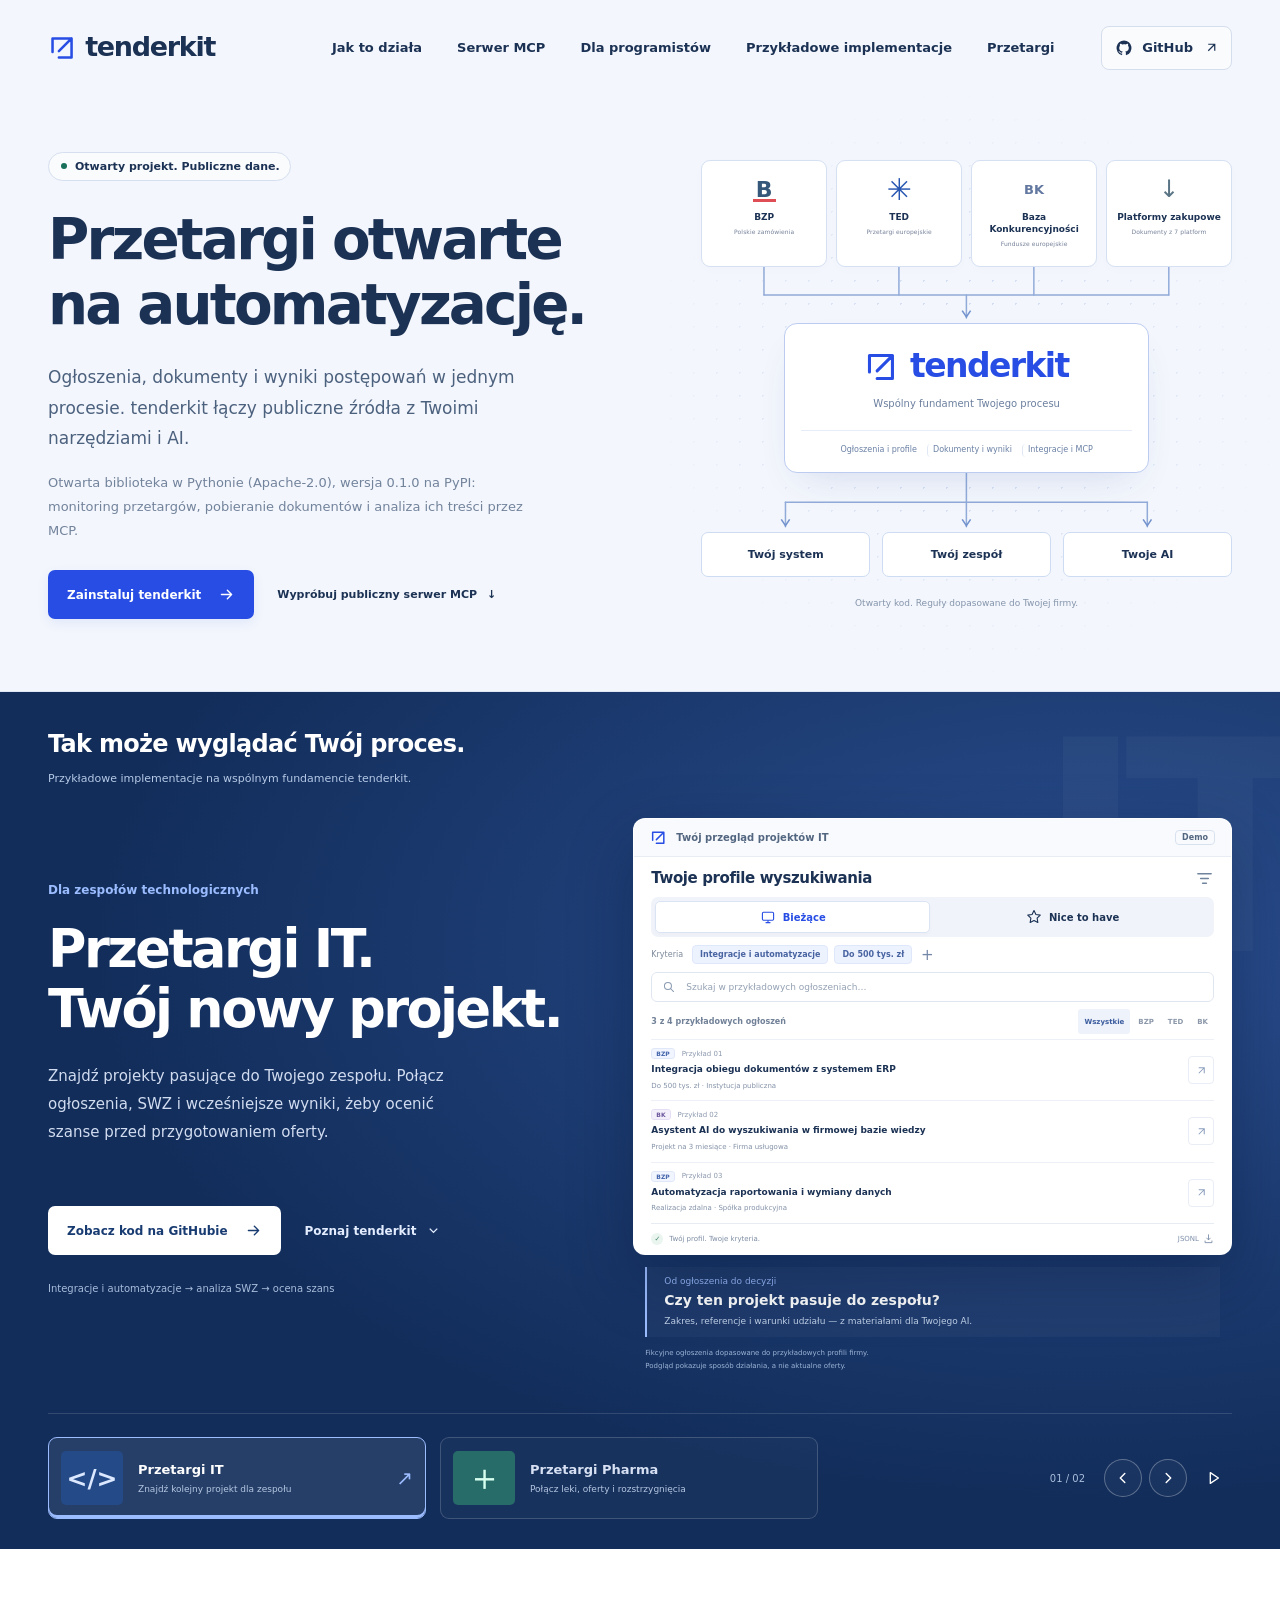
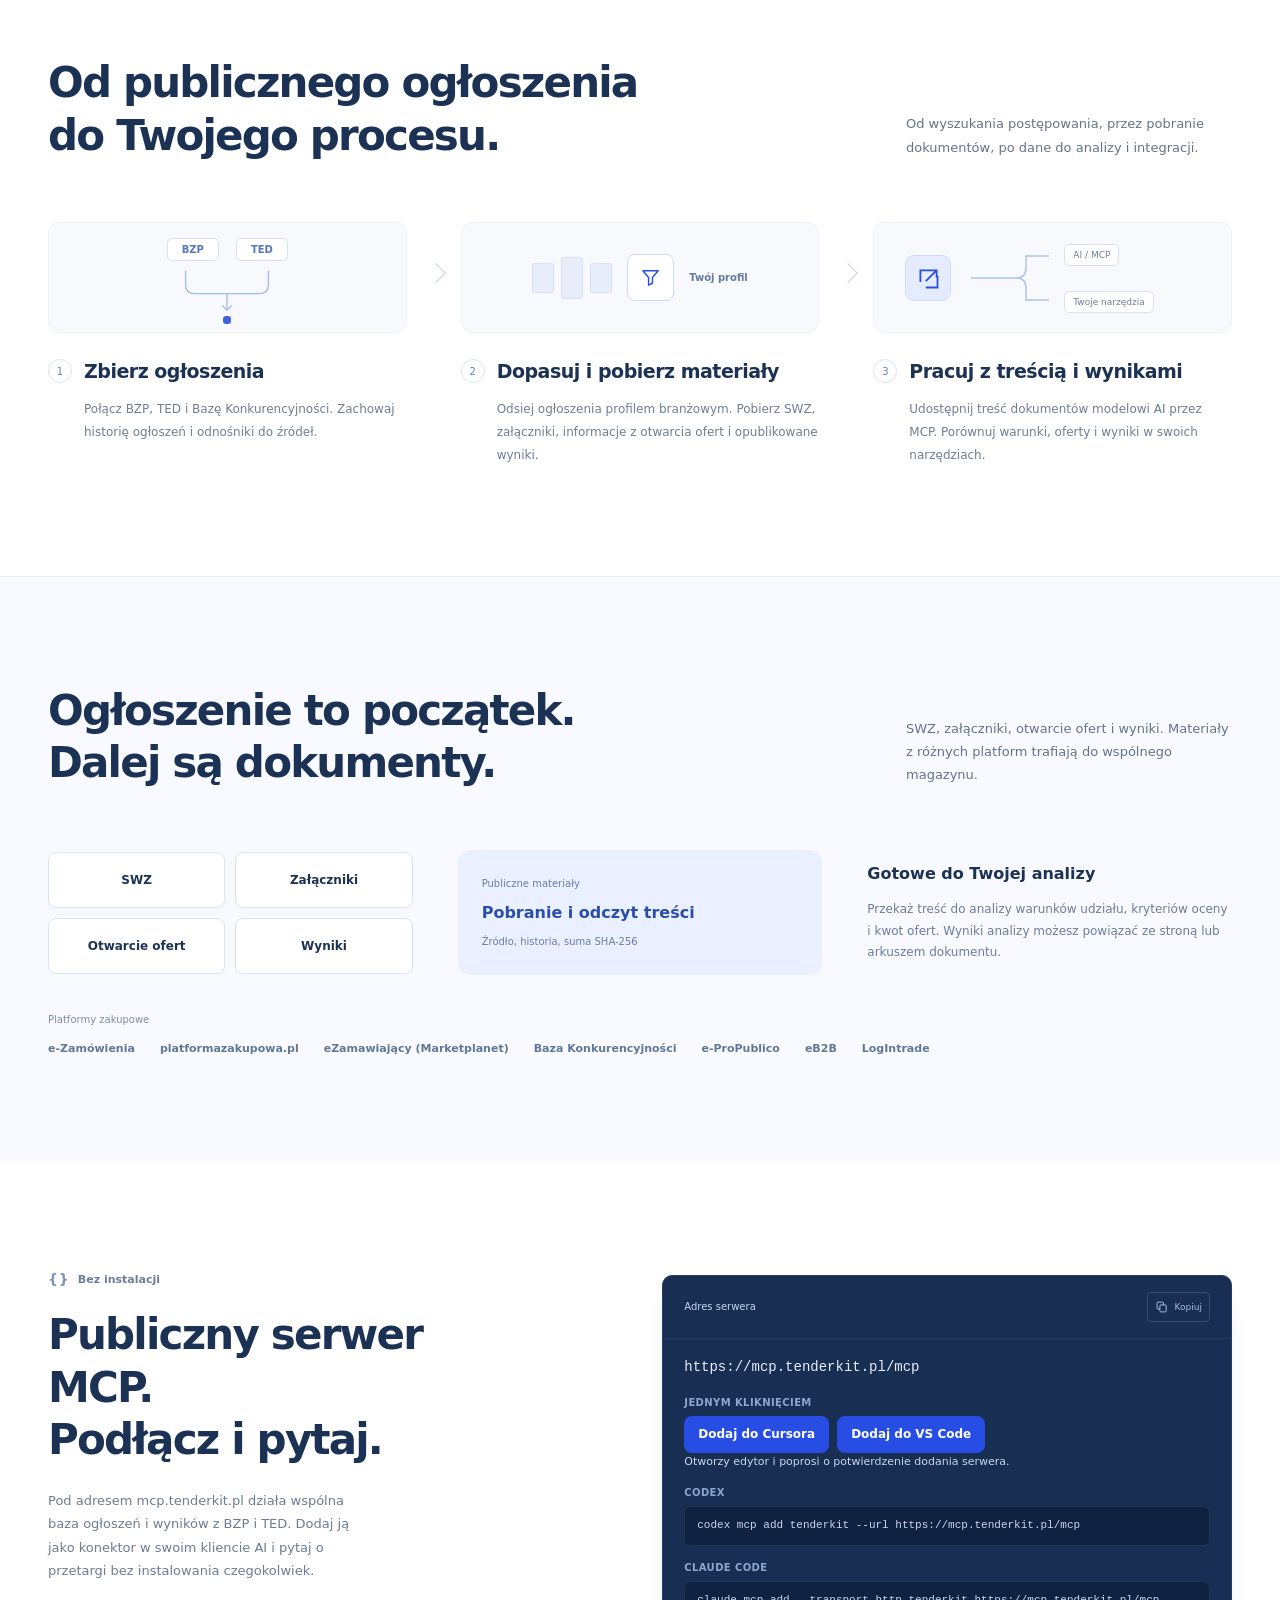
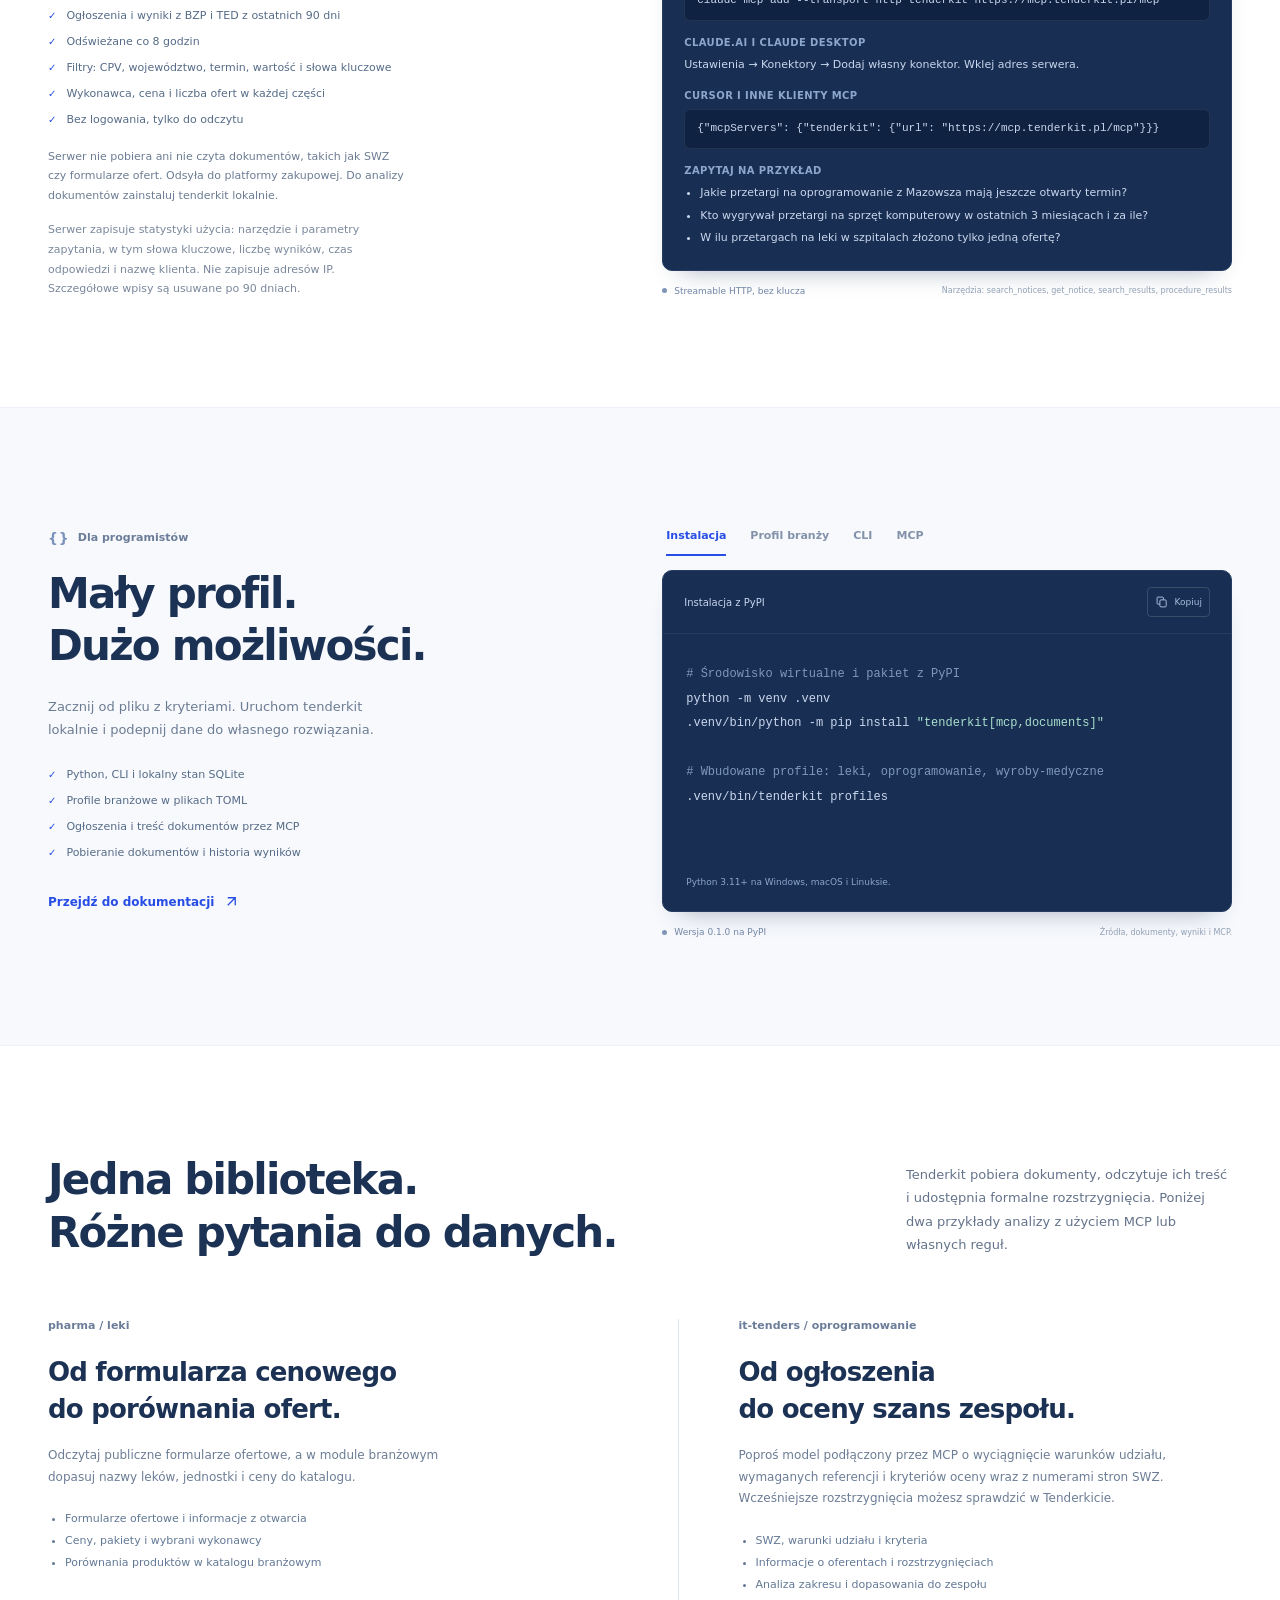
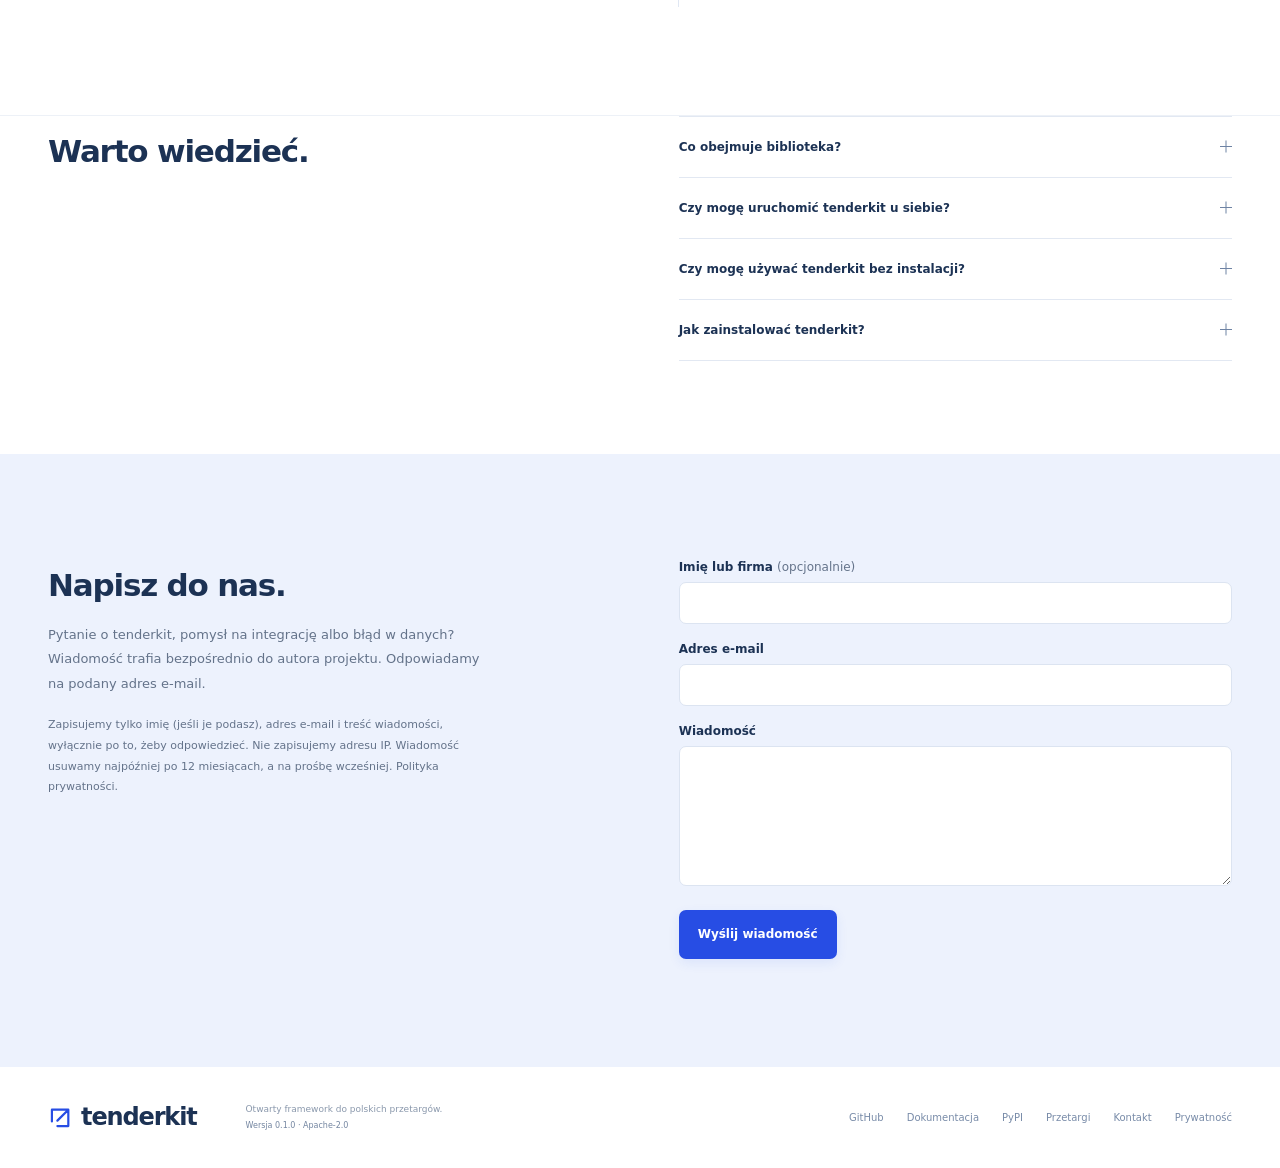
<file: site/index.html>
<!doctype html>
<html lang="pl">
<head>
  <meta charset="utf-8">
  <meta name="viewport" content="width=device-width, initial-scale=1">
  <meta name="theme-color" content="#f3f6fc">
  <meta name="description" content="tenderkit łączy publiczne ogłoszenia, dokumenty i wyniki przetargów z Twoimi narzędziami i AI. Otwarta biblioteka w Pythonie z CLI i serwerem MCP.">
  <title>tenderkit — przetargi otwarte na automatyzację</title>
  <link rel="canonical" href="https://tenderkit.pl/">
  <meta property="og:type" content="website">
  <meta property="og:locale" content="pl_PL">
  <meta property="og:site_name" content="tenderkit">
  <meta property="og:title" content="tenderkit — przetargi otwarte na automatyzację">
  <meta property="og:description" content="Ogłoszenia, dokumenty i wyniki przetargów z BZP, TED i Bazy Konkurencyjności dla Twoich narzędzi i AI. Otwarta biblioteka w Pythonie z CLI i serwerem MCP oraz publiczny serwer MCP bez instalacji.">
  <meta property="og:url" content="https://tenderkit.pl/">
  <meta property="og:image" content="https://tenderkit.pl/assets/og-image.png">
  <meta property="og:image:width" content="1200">
  <meta property="og:image:height" content="630">
  <meta property="og:image:alt" content="tenderkit: przetargi otwarte na automatyzację">
  <meta name="twitter:card" content="summary_large_image">
  <link rel="icon" href="assets/favicon.svg" type="image/svg+xml">
  <link rel="stylesheet" href="assets/fonts.css">
  <link rel="stylesheet" href="styles.css">
  <script src="app.js" defer></script>
  <script type="application/ld+json">
  {
    "@context": "https://schema.org",
    "@graph": [
      {
        "@type": "WebSite",
        "@id": "https://tenderkit.pl/#website",
        "url": "https://tenderkit.pl/",
        "name": "tenderkit",
        "inLanguage": "pl-PL"
      },
      {
        "@type": "SoftwareApplication",
        "@id": "https://tenderkit.pl/#software",
        "name": "tenderkit",
        "url": "https://tenderkit.pl/",
        "description": "Otwarta biblioteka w Pythonie z CLI i serwerem MCP, która łączy ogłoszenia, dokumenty i wyniki przetargów z BZP, TED i Bazy Konkurencyjności z Twoimi narzędziami i AI.",
        "applicationCategory": "DeveloperApplication",
        "operatingSystem": "Windows, macOS, Linux",
        "softwareVersion": "0.1.0",
        "license": "https://www.apache.org/licenses/LICENSE-2.0",
        "image": "https://tenderkit.pl/assets/og-image.png",
        "inLanguage": "pl-PL",
        "downloadUrl": "https://pypi.org/project/tenderkit/",
        "codeRepository": "https://github.com/pjagielski/tenderkit",
        "sameAs": ["https://github.com/pjagielski/tenderkit", "https://pypi.org/project/tenderkit/"],
        "offers": {"@type": "Offer", "price": "0", "priceCurrency": "PLN"}
      }
    ]
  }
  </script>
</head>
<body>
  <a class="skip-link" href="#main">Przejdź do treści</a>
  <header class="site-header">
    <div class="container header-inner">
      <a class="brand" href="#" aria-label="tenderkit, strona główna">
        <img class="brand-mark" src="assets/tenderkit-mark.svg" width="32" height="32" alt=""><span class="brand-wordmark">tenderkit</span>
      </a>
      <nav aria-label="Nawigacja główna">
        <a href="#jak-to-dziala">Jak to działa</a>
        <a href="#mcp">Serwer MCP</a>
        <a href="#dla-programistow">Dla programistów</a>
        <a href="#przyklady">Przykładowe implementacje</a>
        <a href="przetargi/">Przetargi</a>
      </nav>
      <a class="github-link" href="https://github.com/pjagielski/tenderkit" target="_blank" rel="noopener noreferrer">
        <svg viewBox="0 0 24 24" fill="currentColor" aria-hidden="true"><path d="M12 2a10 10 0 0 0-3.16 19.49c.5.09.68-.22.68-.48v-1.69c-2.78.6-3.37-1.18-3.37-1.18-.46-1.16-1.11-1.47-1.11-1.47-.91-.62.07-.61.07-.61 1 .07 1.53 1.03 1.53 1.03.89 1.53 2.34 1.09 2.91.83.09-.65.35-1.09.64-1.34-2.22-.25-4.56-1.11-4.56-4.94 0-1.09.39-1.98 1.03-2.68-.1-.25-.45-1.27.1-2.65 0 0 .84-.27 2.75 1.02A9.55 9.55 0 0 1 12 6.99c.85 0 1.7.11 2.5.34 1.91-1.29 2.75-1.02 2.75-1.02.55 1.38.2 2.4.1 2.65.64.7 1.03 1.59 1.03 2.68 0 3.84-2.34 4.69-4.58 4.94.36.31.68.92.68 1.85v2.58c0 .27.18.58.69.48A10 10 0 0 0 12 2Z"/></svg>
        <span>GitHub</span>
        <svg class="external-icon" viewBox="0 0 16 16" fill="none" aria-hidden="true"><path d="M4 12 12 4M4 4h8v8" stroke="currentColor" stroke-width="1.5"/></svg>
      </a>
    </div>
  </header>

  <main id="main">
    <section class="product-intro" aria-labelledby="product-title">
      <div class="container product-intro-layout">
        <div class="product-intro-copy">
          <a class="project-pill" href="#dla-programistow"><span class="status-dot"></span>Otwarty projekt. Publiczne dane.</a>
          <h1 id="product-title">Przetargi otwarte<br>na automatyzację.</h1>
          <p class="product-intro-lead">Ogłoszenia, dokumenty i wyniki postępowań w jednym procesie. tenderkit łączy publiczne źródła z Twoimi narzędziami i AI.</p>
          <p class="product-intro-offer">Otwarta biblioteka w Pythonie (Apache-2.0), wersja 0.1.0 na PyPI: monitoring przetargów, pobieranie dokumentów i analiza ich treści przez MCP.</p>
          <div class="hero-actions">
            <a class="button button-primary" href="#dla-programistow">Zainstaluj tenderkit<svg viewBox="0 0 20 20" fill="none" aria-hidden="true"><path d="M4 10h12m-5-5 5 5-5 5" stroke="currentColor" stroke-width="1.6" stroke-linecap="round" stroke-linejoin="round"/></svg></a>
            <a class="text-link" href="#mcp">Wypróbuj publiczny serwer MCP <span aria-hidden="true">↓</span></a>
          </div>
        </div>
        <div class="product-map" aria-label="tenderkit łączy publiczne źródła, dokumenty i wyniki z narzędziami firmy oraz AI">
          <div class="product-map-sources source-inputs" aria-label="Źródła ogłoszeń">
            <div class="source-floating source-bzp"><span class="source-symbol">B</span><span>BZP<small>Polskie zamówienia</small></span><span class="source-check">✓</span></div>
            <div class="source-floating source-ted"><span class="eu-symbol" aria-hidden="true">✳</span><span>TED<small>Przetargi europejskie</small></span><span class="source-check">✓</span></div>
            <div class="source-floating source-bk"><span class="source-bk-icon" aria-hidden="true">BK</span><span>Baza Konkurencyjności<small>Fundusze europejskie</small></span><span class="source-check">✓</span></div>
            <div class="source-floating source-platforms"><span class="source-platforms-icon" aria-hidden="true">↓</span><span>Platformy zakupowe<small>Dokumenty z 7 platform</small></span><span class="source-check">✓</span></div>
          </div>
          <svg class="product-map-lines" fill="none" aria-hidden="true"></svg>
          <div class="product-map-core"><div class="brand brand-lockup"><img class="brand-mark" src="assets/tenderkit-mark.svg" width="32" height="32" alt=""><span class="brand-wordmark">tenderkit</span></div><p>Wspólny fundament Twojego procesu</p><div class="product-map-capabilities"><span>Ogłoszenia i profile</span><span>Dokumenty i wyniki</span><span>Integracje i MCP</span></div></div>
          <div class="product-map-outputs"><span>Twój system</span><span>Twój zespół</span><span>Twoje AI</span></div>
          <p>Otwarty kod. Reguły dopasowane do Twojej firmy.</p>
        </div>
      </div>
    </section>
    <section id="przyklady" class="hero hero-showcase" data-sector="it" aria-roledescription="karuzela" aria-label="Zastosowania tenderkit">
      <div class="container showcase-intro"><h2>Tak może wyglądać Twój proces.</h2><p>Przykładowe implementacje na wspólnym fundamencie tenderkit.</p></div>
      <div class="hero-backdrop" aria-hidden="true">IT</div>
      <div class="container hero-layout">
        <div class="hero-copy">

          <p class="hero-genre" id="hero-genre">Dla zespołów technologicznych</p><h2 id="hero-title">Przetargi IT.<br>Twój nowy projekt.</h2>
          <p class="hero-description">Znajdź projekty pasujące do Twojego zespołu. Połącz ogłoszenia, SWZ i wcześniejsze wyniki, żeby ocenić szanse przed przygotowaniem oferty.</p>
          <div class="hero-actions">
            <a class="button button-primary" href="https://github.com/pjagielski/tenderkit" target="_blank" rel="noopener noreferrer">Zobacz kod na GitHubie<svg viewBox="0 0 20 20" fill="none" aria-hidden="true"><path d="M4 10h12m-5-5 5 5-5 5" stroke="currentColor" stroke-width="1.6" stroke-linecap="round" stroke-linejoin="round"/></svg></a>
            <a class="text-link" href="#dla-programistow">Poznaj tenderkit<svg viewBox="0 0 16 16" fill="none" aria-hidden="true"><path d="m4 6 4 4 4-4" stroke="currentColor" stroke-width="1.5"/></svg></a>
          </div>
          <p class="hero-footnote">Integracje i automatyzacje → analiza SWZ → ocena szans</p>
        </div>

        <div class="demo-scene" id="demo">

          <div class="demo-window">
            <div class="demo-heading"><img class="demo-brand-mark" src="assets/tenderkit-mark.svg" width="17" height="17" alt=""><span id="demo-sector-heading">Twój przegląd projektów IT</span><span class="demo-mode">Demo</span></div>
            <div class="demo-content">
              <div class="demo-toolbar"><h2>Twoje profile wyszukiwania</h2><span class="filter-icon" aria-hidden="true"><svg viewBox="0 0 20 20" fill="none"><path d="M3 5h14M6 10h8M8 15h4" stroke="currentColor" stroke-width="1.6" stroke-linecap="round"/></svg></span></div>
              <div class="profile-tabs" role="tablist" aria-label="Firmowy profil wyszukiwania">
                <button type="button" role="tab" aria-selected="true" aria-controls="notice-results" id="profile-software" data-profile="biezace"><svg viewBox="0 0 20 20" fill="none" aria-hidden="true"><rect x="3" y="4" width="14" height="10" rx="1.5" stroke="currentColor" stroke-width="1.4"/><path d="M7 17h6m-3-3v3" stroke="currentColor" stroke-width="1.4"/></svg>Bieżące</button>
                <button type="button" role="tab" aria-selected="false" aria-controls="notice-results" id="profile-medicines" data-profile="nice-to-have" tabindex="-1"><svg viewBox="0 0 20 20" fill="none" aria-hidden="true"><path d="m10 2 2.4 4.9 5.4.8-3.9 3.8.9 5.4-4.8-2.6-4.8 2.6.9-5.4L2.2 7.7l5.4-.8L10 2Z" stroke="currentColor" stroke-width="1.4" stroke-linejoin="round"/></svg>Nice to have</button>
              </div>
              <div class="criteria-row"><span class="criteria-label">Kryteria</span><span class="criteria-chip" id="cpv-chip">Integracje i automatyzacje</span><span class="criteria-chip" id="scope-chip">Do 500 tys. zł</span><span class="criteria-add" aria-hidden="true">+</span></div>
              <div class="search-wrap"><svg viewBox="0 0 20 20" fill="none" aria-hidden="true"><circle cx="8.5" cy="8.5" r="5" stroke="currentColor" stroke-width="1.5"/><path d="m12.5 12.5 4 4" stroke="currentColor" stroke-width="1.5" stroke-linecap="round"/></svg><input id="demo-search" type="search" aria-label="Filtruj przykładowe ogłoszenia" placeholder="Szukaj w przykładowych ogłoszeniach…"></div>
              <div class="results-heading"><span id="results-count" aria-live="polite">Przykładowe ogłoszenia</span><div class="source-filters" role="group" aria-label="Źródło ogłoszenia"><button type="button" data-source="all" aria-pressed="true">Wszystkie</button><button type="button" data-source="BZP" aria-pressed="false">BZP</button><button type="button" data-source="TED" aria-pressed="false">TED</button><button type="button" data-source="BK" aria-pressed="false" aria-label="Baza Konkurencyjności">BK</button></div></div>
              <div class="notice-results" id="notice-results" role="tabpanel" aria-labelledby="profile-software" aria-busy="true"><p class="loading-notices">Wczytuję przykładowe ogłoszenia…</p></div>
              <div class="demo-footer"><span class="small-check">✓</span>Twój profil. Twoje kryteria.<span class="demo-export" aria-hidden="true">JSONL<svg viewBox="0 0 16 16" fill="none"><path d="M8 2v8m-3-3 3 3 3-3M3 11v3h10v-3" stroke="currentColor" stroke-width="1.3"/></svg></span></div>
            </div>
          </div>
          <div class="hero-insight"><span id="hero-insight-label">Od ogłoszenia do decyzji</span><strong id="hero-insight-title">Czy ten projekt pasuje do zespołu?</strong><p id="hero-insight-detail">Zakres, referencje i warunki udziału — z materiałami dla Twojego AI.</p></div>
          <p class="demo-caption">Fikcyjne ogłoszenia dopasowane do przykładowych profili firmy.<br>Podgląd pokazuje sposób działania, a nie aktualne oferty.</p>
          <span class="scene-cross cross-one" aria-hidden="true">+</span><span class="scene-cross cross-two" aria-hidden="true">+</span>
        </div>
      </div>
      <div class="container hero-navigation">
        <div class="hero-slide-selectors" role="group" aria-label="Wybierz zastosowanie">
          <button type="button" class="hero-slide-card" data-sector="it" aria-pressed="true"><span class="slide-art slide-art-it" aria-hidden="true">&lt;/&gt;</span><span><strong>Przetargi IT</strong><small>Znajdź kolejny projekt dla zespołu</small></span><span class="slide-selected" aria-hidden="true">↗</span></button>
          <button type="button" class="hero-slide-card" data-sector="pharma" aria-pressed="false"><span class="slide-art slide-art-pharma" aria-hidden="true">＋</span><span><strong>Przetargi Pharma</strong><small>Połącz leki, oferty i rozstrzygnięcia</small></span><span class="slide-selected" aria-hidden="true">↗</span></button>
        </div>
        <div class="hero-playback"><span id="hero-slide-counter">01 / 02</span><div class="sector-carousel-controls" role="group" aria-label="Karuzela wariantów"><button class="carousel-arrow" type="button" id="sector-prev" aria-label="Poprzednia branża"><svg viewBox="0 0 20 20" fill="none" aria-hidden="true"><path d="m12 5-5 5 5 5" stroke="currentColor" stroke-width="1.6" stroke-linecap="round" stroke-linejoin="round"/></svg></button><button class="carousel-arrow" type="button" id="sector-next" aria-label="Następna branża"><svg viewBox="0 0 20 20" fill="none" aria-hidden="true"><path d="m8 5 5 5-5 5" stroke="currentColor" stroke-width="1.6" stroke-linecap="round" stroke-linejoin="round"/></svg></button><button type="button" id="sector-autoplay" aria-label="Włącz automatyczną zmianę branży" aria-pressed="false"><svg viewBox="0 0 20 20" fill="none" aria-hidden="true"><path d="m7 4 9 6-9 6V4Z" stroke="currentColor" stroke-width="1.5" stroke-linejoin="round"/></svg></button></div></div>
      </div>
    </section>

    <section class="workflow section-space" id="jak-to-dziala">
      <div class="container">
        <div class="section-intro"><h2>Od publicznego ogłoszenia<br>do Twojego procesu.</h2><p>Od wyszukania postępowania, przez pobranie dokumentów, po dane do analizy i integracji.</p></div>
        <div class="workflow-steps">
          <article><div class="step-diagram source-diagram" aria-hidden="true"><span>BZP</span><span>TED</span><svg viewBox="0 0 120 50" fill="none"><path d="M15 5v15q0 10 10 10h70q10 0 10-10V5M60 30v18" stroke="currentColor" stroke-width="1.5"/><path d="m55 43 5 5 5-5" stroke="currentColor" stroke-width="1.5"/></svg><i></i></div><div class="step-title"><span>1</span><h3>Zbierz ogłoszenia</h3></div><p>Połącz BZP, TED i Bazę Konkurencyjności. Zachowaj historię ogłoszeń i odnośniki do źródeł.</p></article>
          <article><div class="step-diagram filter-diagram" aria-hidden="true"><span></span><span></span><span></span><div class="filter-gate"><svg viewBox="0 0 24 24" fill="none"><path d="M4 5h16l-6 7v6l-4 2v-8L4 5Z" stroke="currentColor" stroke-width="1.5" stroke-linejoin="round"/></svg></div><strong>Twój profil</strong></div><div class="step-title"><span>2</span><h3>Dopasuj i pobierz materiały</h3></div><p>Odsiej ogłoszenia profilem branżowym. Pobierz SWZ, załączniki, informacje z otwarcia ofert i opublikowane wyniki.</p></article>
          <article><div class="step-diagram output-diagram" aria-hidden="true"><span class="output-hub"><svg viewBox="0 0 30 30" fill="none"><path d="M6 19V6h13M12 25h13V12M12 18 24 6M16 6h8v8" stroke="currentColor" stroke-width="2"/></svg></span><span class="output-label output-ai">AI / MCP</span><span class="output-label output-data">Twoje narzędzia</span><svg class="output-lines" viewBox="0 0 170 80" fill="none"><path d="M45 40h45q10 0 10-10V18h23M90 40q10 0 10 10v12h23" stroke="currentColor" stroke-width="1.5"/></svg></div><div class="step-title"><span>3</span><h3>Pracuj z treścią i wynikami</h3></div><p>Udostępnij treść dokumentów modelowi AI przez MCP. Porównuj warunki, oferty i wyniki w swoich narzędziach.</p></article>
        </div>
      </div>
    </section>

    <section class="documents-section section-space" id="dokumenty">
      <div class="container">
        <div class="section-intro"><h2>Ogłoszenie to początek.<br>Dalej są dokumenty.</h2><p>SWZ, załączniki, otwarcie ofert i wyniki. Materiały z różnych platform trafiają do wspólnego magazynu.</p></div>
        <div class="document-flow"><div class="document-stack"><span class="document-label">SWZ</span><span class="document-label">Załączniki</span><span class="document-label">Otwarcie ofert</span><span class="document-label">Wyniki</span></div><div class="document-processing"><span>Publiczne materiały</span><strong>Pobranie i odczyt treści</strong><span>Źródło, historia, suma SHA-256</span></div><div class="document-output"><strong>Gotowe do Twojej analizy</strong><p>Przekaż treść do analizy warunków udziału, kryteriów oceny i kwot ofert. Wyniki analizy możesz powiązać ze stroną lub arkuszem dokumentu.</p></div></div>
        <p class="platform-caption">Platformy zakupowe</p><div class="platform-list"><span>e-Zamówienia</span><span>platformazakupowa.pl</span><span>eZamawiający (Marketplanet)</span><span>Baza Konkurencyjności</span><span>e-ProPublico</span><span>eB2B</span><span>LogIntrade</span></div>
      </div>
    </section>

    <section class="mcp-section section-space" id="mcp">
      <div class="container developer-layout">
        <div class="developer-copy"><span class="section-label"><span class="tiny-bracket" aria-hidden="true">{ }</span>Bez instalacji</span><h2>Publiczny serwer MCP.<br>Podłącz i pytaj.</h2><p>Pod adresem mcp.tenderkit.pl działa wspólna baza ogłoszeń i wyników z BZP i TED. Dodaj ją jako konektor w swoim kliencie AI i pytaj o przetargi bez instalowania czegokolwiek.</p><ul class="capability-list"><li><span>✓</span>Ogłoszenia i wyniki z BZP i TED z ostatnich 90 dni</li><li><span>✓</span>Odświeżane co 8 godzin</li><li><span>✓</span>Filtry: CPV, województwo, termin, wartość i słowa kluczowe</li><li><span>✓</span>Wykonawca, cena i liczba ofert w każdej części</li><li><span>✓</span>Bez logowania, tylko do odczytu</li></ul><p class="mcp-limits">Serwer nie pobiera ani nie czyta dokumentów, takich jak SWZ czy formularze ofert. Odsyła do platformy zakupowej. Do analizy dokumentów zainstaluj tenderkit lokalnie.</p><p class="mcp-privacy">Serwer zapisuje statystyki użycia: narzędzie i parametry zapytania, w tym słowa kluczowe, liczbę wyników, czas odpowiedzi i nazwę klienta. Nie zapisuje adresów IP. Szczegółowe wpisy są usuwane po 90 dniach.</p></div>
        <div class="code-example">
          <div class="code-content mcp-connect">
            <div class="code-file"><span>Adres serwera</span><button type="button" data-copy="https://mcp.tenderkit.pl/mcp" aria-label="Skopiuj adres serwera MCP"><svg viewBox="0 0 20 20" fill="none" aria-hidden="true"><rect x="7" y="7" width="9" height="10" rx="1.5" stroke="currentColor" stroke-width="1.4"/><path d="M12 7V4a1 1 0 0 0-1-1H4a1 1 0 0 0-1 1v8a1 1 0 0 0 1 1h3" stroke="currentColor" stroke-width="1.4"/></svg><span>Kopiuj</span></button></div>
            <p class="mcp-url"><code>https://mcp.tenderkit.pl/mcp</code></p>
            <div class="mcp-clients">
            <div class="mcp-client mcp-oneclick"><h3>Jednym kliknięciem</h3><p class="oneclick"><a class="oneclick-btn" href="cursor://anysphere.cursor-deeplink/mcp/install?name=tenderkit&config=eyJ1cmwiOiJodHRwczovL21jcC50ZW5kZXJraXQucGwvbWNwIn0=">Dodaj do Cursora</a><a class="oneclick-btn" href="vscode:mcp/install?%7B%22name%22%3A%22tenderkit%22%2C%22type%22%3A%22http%22%2C%22url%22%3A%22https%3A%2F%2Fmcp.tenderkit.pl%2Fmcp%22%7D">Dodaj do VS Code</a></p><p class="oneclick-note">Otworzy edytor i poprosi o potwierdzenie dodania serwera.</p></div>
            <div class="mcp-client"><h3>Codex</h3><pre tabindex="0"><code>codex mcp add tenderkit --url https://mcp.tenderkit.pl/mcp</code></pre></div>
            <div class="mcp-client"><h3>Claude Code</h3><pre tabindex="0"><code>claude mcp add --transport http tenderkit https://mcp.tenderkit.pl/mcp</code></pre></div>
              <div class="mcp-client"><h3>claude.ai i Claude Desktop</h3><p>Ustawienia → Konektory → Dodaj własny konektor. Wklej adres serwera.</p></div>
              <div class="mcp-client"><h3>Cursor i inne klienty MCP</h3><pre tabindex="0"><code>{"mcpServers": {"tenderkit": {"url": "https://mcp.tenderkit.pl/mcp"}}}</code></pre></div>
              <div class="mcp-client"><h3>Zapytaj na przykład</h3><ul class="mcp-questions"><li>Jakie przetargi na oprogramowanie z Mazowsza mają jeszcze otwarty termin?</li><li>Kto wygrywał przetargi na sprzęt komputerowy w ostatnich 3 miesiącach i za ile?</li><li>W ilu przetargach na leki w szpitalach złożono tylko jedną ofertę?</li></ul></div>
            </div>
          </div>
          <div class="code-note"><span class="status-dot"></span>Streamable HTTP, bez klucza<span>Narzędzia: search_notices, get_notice, search_results, procedure_results</span></div>
        </div>
      </div>
    </section>

    <section class="developer-section section-space" id="dla-programistow">
      <div class="container developer-layout">
        <div class="developer-copy"><span class="section-label"><span class="tiny-bracket" aria-hidden="true">{ }</span>Dla programistów</span><h2>Mały profil.<br>Dużo możliwości.</h2><p>Zacznij od pliku z kryteriami. Uruchom tenderkit lokalnie i podepnij dane do własnego rozwiązania.</p><ul class="capability-list"><li><span>✓</span>Python, CLI i lokalny stan SQLite</li><li><span>✓</span>Profile branżowe w plikach TOML</li><li><span>✓</span>Ogłoszenia i treść dokumentów przez MCP</li><li><span>✓</span>Pobieranie dokumentów i historia wyników</li></ul><a class="text-link" href="https://github.com/pjagielski/tenderkit#readme" target="_blank" rel="noopener noreferrer">Przejdź do dokumentacji<svg viewBox="0 0 16 16" fill="none" aria-hidden="true"><path d="M4 12 12 4M4 4h8v8" stroke="currentColor" stroke-width="1.4"/></svg></a></div>
        <div class="code-example">
          <div class="code-tabs" role="tablist" aria-label="Przykłady użycia"><button type="button" role="tab" aria-selected="true" aria-controls="code-panel" id="code-install" data-code="install">Instalacja</button><button type="button" role="tab" aria-selected="false" aria-controls="code-panel" id="code-profile" data-code="profile" tabindex="-1">Profil branży</button><button type="button" role="tab" aria-selected="false" aria-controls="code-panel" id="code-cli" data-code="cli" tabindex="-1">CLI</button><button type="button" role="tab" aria-selected="false" aria-controls="code-panel" id="code-mcp" data-code="mcp" tabindex="-1">MCP</button></div>
          <div class="code-content" id="code-panel" role="tabpanel" aria-labelledby="code-install"><div class="code-file"><span id="code-filename">Instalacja z PyPI</span><button id="copy-code" type="button" aria-label="Skopiuj przykład kodu"><svg viewBox="0 0 20 20" fill="none" aria-hidden="true"><rect x="7" y="7" width="9" height="10" rx="1.5" stroke="currentColor" stroke-width="1.4"/><path d="M12 7V4a1 1 0 0 0-1-1H4a1 1 0 0 0-1 1v8a1 1 0 0 0 1 1h3" stroke="currentColor" stroke-width="1.4"/></svg><span>Kopiuj</span></button></div><pre tabindex="0" aria-label="Przykład konfiguracji"><code id="code-text"></code></pre><p id="code-explanation">Python 3.11+ na Windows, macOS i Linuksie.</p></div>
          <div class="code-note"><span class="status-dot"></span>Wersja 0.1.0 na PyPI<span>Źródła, dokumenty, wyniki i MCP.</span></div>
        </div>
      </div>
    </section>

    <section class="usecases-section section-space" id="zastosowania"><div class="container"><div class="section-intro"><h2>Jedna biblioteka.<br>Różne pytania do danych.</h2><p>Tenderkit pobiera dokumenty, odczytuje ich treść i udostępnia formalne rozstrzygnięcia. Poniżej dwa przykłady analizy z użyciem MCP lub własnych reguł.</p></div><div class="usecases-grid"><article><span class="section-label">pharma / leki</span><h3>Od formularza cenowego<br>do porównania ofert.</h3><p>Odczytaj publiczne formularze ofertowe, a w module branżowym dopasuj nazwy leków, jednostki i ceny do katalogu.</p><ul><li>Formularze ofertowe i informacje z otwarcia</li><li>Ceny, pakiety i wybrani wykonawcy</li><li>Porównania produktów w katalogu branżowym</li></ul></article><article><span class="section-label">it-tenders / oprogramowanie</span><h3>Od ogłoszenia<br>do oceny szans zespołu.</h3><p>Poproś model podłączony przez MCP o wyciągnięcie warunków udziału, wymaganych referencji i kryteriów oceny wraz z numerami stron SWZ. Wcześniejsze rozstrzygnięcia możesz sprawdzić w Tenderkicie.</p><ul><li>SWZ, warunki udziału i kryteria</li><li>Informacje o oferentach i rozstrzygnięciach</li><li>Analiza zakresu i dopasowania do zespołu</li></ul></article></div></div></section>


    <section class="faq-section">
      <div class="container faq-layout"><h2>Warto wiedzieć.</h2><div class="faq-list">
        <details><summary>Co obejmuje biblioteka?<span aria-hidden="true"></span></summary><p>Ogłoszenia z BZP, TED i Bazy Konkurencyjności, profile branżowe, pobieranie publicznych dokumentów z siedmiu platform zakupowych, odczyt ich treści oraz formalne wyniki: wykonawca, cena i liczba ofert w każdej części. Dalej możesz analizować warunki udziału i informacje z otwarcia. Dostępność konkretnych dokumentów zależy od tego, co opublikuje zamawiający.</p></details>
        <details><summary>Czy mogę uruchomić tenderkit u siebie?<span aria-hidden="true"></span></summary><p>Tak. Bibliotekę uruchamiasz we własnym środowisku. Ogłoszenia i dokumenty pozostają w Twoim magazynie. Możesz korzystać z CLI, własnego kodu w Pythonie lub podłączyć model AI przez MCP.</p></details>
        <details><summary>Czy mogę używać tenderkit bez instalacji?<span aria-hidden="true"></span></summary><p>Tak, przez publiczny serwer MCP pod adresem <code>https://mcp.tenderkit.pl/mcp</code>. Podłączasz go jako konektor w Claude, Cursorze lub innym kliencie MCP i pytasz o ogłoszenia oraz wyniki z BZP i TED z ostatnich 90 dni. Serwer działa tylko do odczytu i nie pobiera dokumentów. Do pracy na dokumentach, dłuższej historii i własnych profili zainstaluj bibliotekę.</p></details>
        <details><summary>Jak zainstalować tenderkit?<span aria-hidden="true"></span></summary><p><code>pip install "tenderkit[mcp,documents]"</code> w środowisku wirtualnym, z Pythonem 3.11 lub nowszym. Dodatek <code>mcp</code> uruchamia serwer MCP, a <code>documents</code> czyta PDF i stare arkusze XLS. Pliki DOC czyta <code>antiword</code> albo LibreOffice. Szczegóły, także dla Debiana i Ubuntu, są w <a href="https://github.com/pjagielski/tenderkit#readme" target="_blank" rel="noopener noreferrer">README</a>.</p></details>
      </div></div>
    </section>

    <section class="contact-section" id="kontakt" aria-labelledby="contact-title">
      <div class="container faq-layout">
        <div class="contact-copy"><h2 id="contact-title">Napisz do nas.</h2><p>Pytanie o tenderkit, pomysł na integrację albo błąd w danych? Wiadomość trafia bezpośrednio do autora projektu. Odpowiadamy na podany adres e-mail.</p><p class="contact-note">Zapisujemy tylko imię (jeśli je podasz), adres e-mail i treść wiadomości, wyłącznie po to, żeby odpowiedzieć. Nie zapisujemy adresu IP. Wiadomość usuwamy najpóźniej po 12 miesiącach, a na prośbę wcześniej. <a href="privacy">Polityka prywatności</a>.</p></div>
        <form class="contact-form" id="contact-form" action="https://mcp.tenderkit.pl/contact" method="post">
          <label for="contact-name">Imię lub firma <span>(opcjonalnie)</span></label>
          <input id="contact-name" name="name" type="text" maxlength="200" autocomplete="name">
          <label for="contact-email">Adres e-mail</label>
          <input id="contact-email" name="email" type="email" maxlength="254" autocomplete="email" required>
          <label for="contact-message">Wiadomość</label>
          <textarea id="contact-message" name="message" rows="6" minlength="10" maxlength="5000" required></textarea>
          <div class="contact-trap" aria-hidden="true"><label for="contact-website">Nie wypełniaj tego pola</label><input id="contact-website" name="website" type="text" tabindex="-1" autocomplete="off"></div>
          <div class="contact-actions"><button class="button button-primary" type="submit">Wyślij wiadomość</button><p class="contact-status" id="contact-status" role="status" aria-live="polite"></p></div>
        </form>
      </div>
    </section>
  </main>
  <footer class="site-footer"><div class="container footer-inner"><a class="brand" href="#"><img class="brand-mark" src="assets/tenderkit-mark.svg" width="32" height="32" alt=""><span class="brand-wordmark">tenderkit</span></a><p>Otwarty framework do polskich przetargów.<br><span class="concept-note">Wersja 0.1.0 · Apache-2.0</span></p><div><a href="https://github.com/pjagielski/tenderkit" target="_blank" rel="noopener noreferrer">GitHub</a><a href="https://github.com/pjagielski/tenderkit#readme" target="_blank" rel="noopener noreferrer">Dokumentacja</a><a href="https://pypi.org/project/tenderkit/" target="_blank" rel="noopener noreferrer">PyPI</a><a href="przetargi/">Przetargi</a><a href="#kontakt">Kontakt</a><a href="privacy">Prywatność</a></div></div></footer>
  <div class="toast" role="status" aria-live="polite" id="toast"></div>
  <!-- Cloudflare Web Analytics: cookieless page views; the token is public by design. -->
  <script type='module' src='https://static.cloudflareinsights.com/beacon.min.js' data-cf-beacon='{"token": "c05c0c48f7bf408a8ad6604d905de210"}'></script>
</body>
</html>
</file>
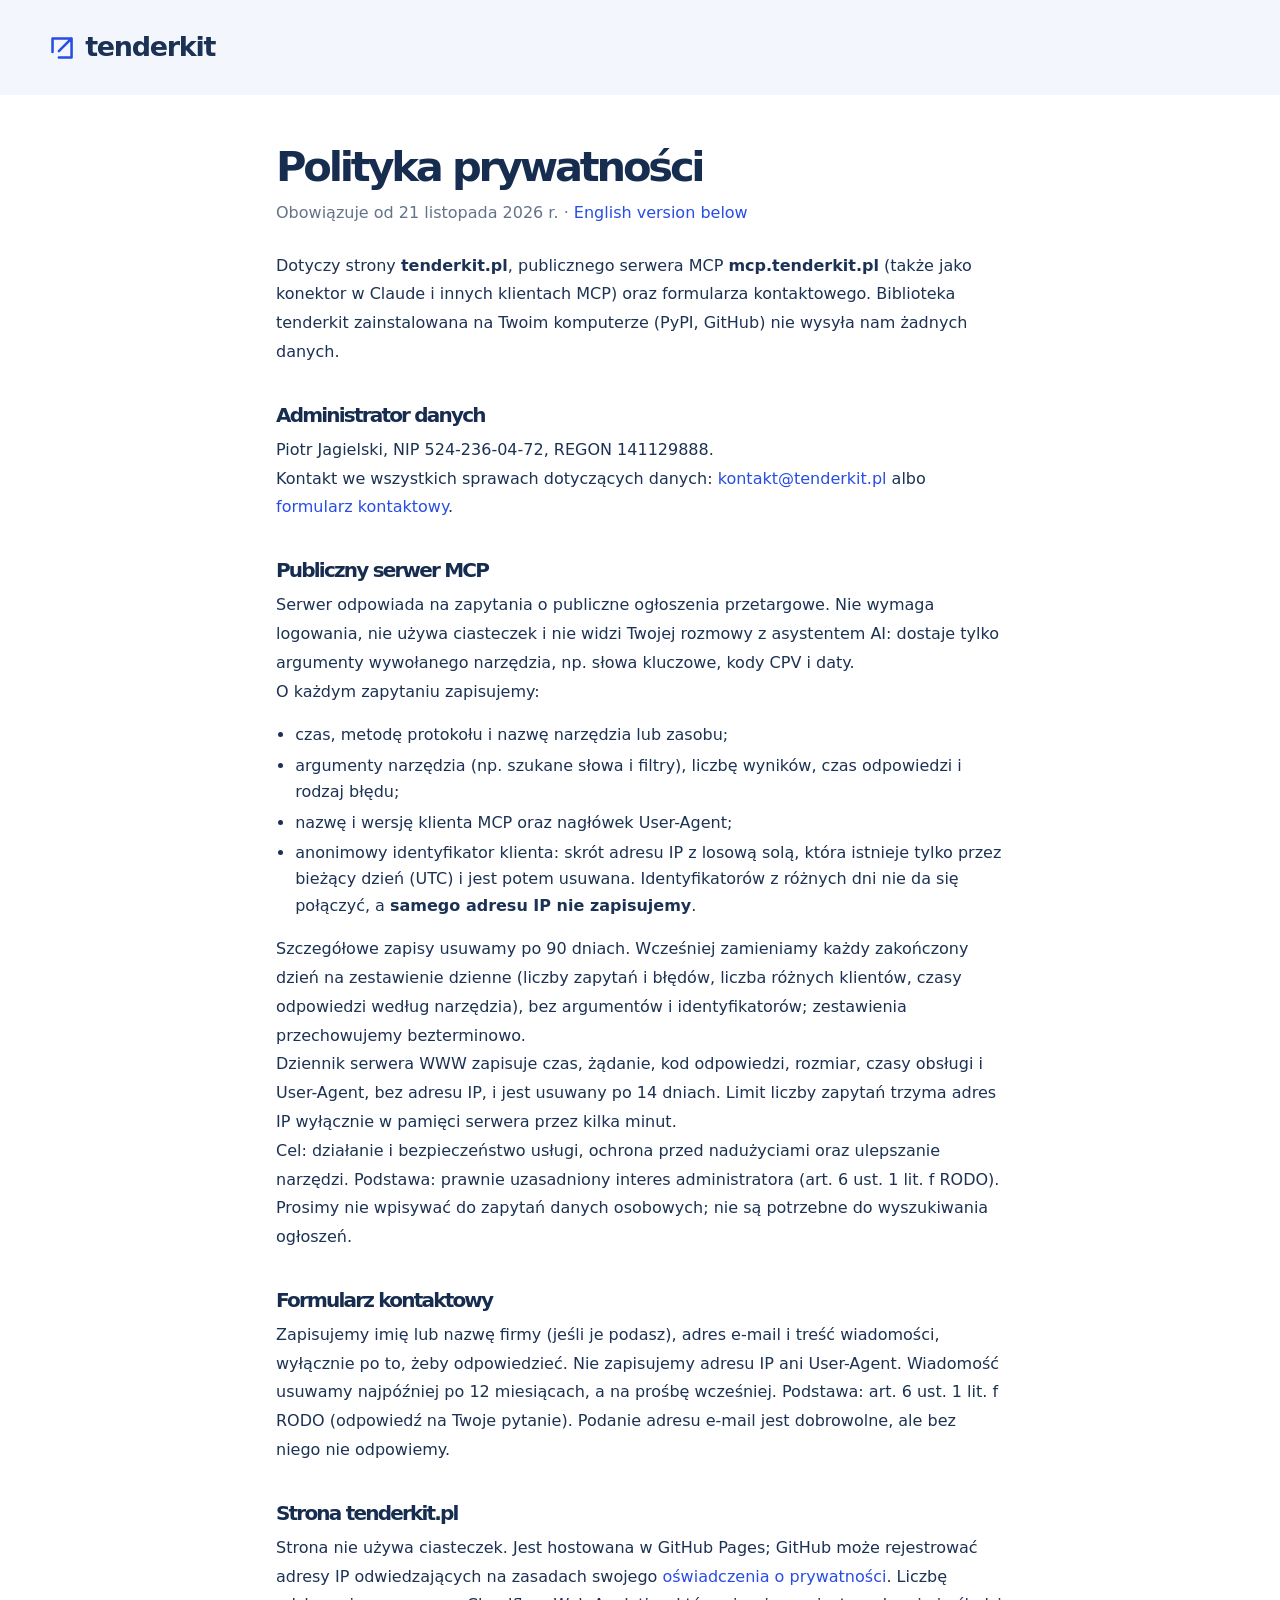
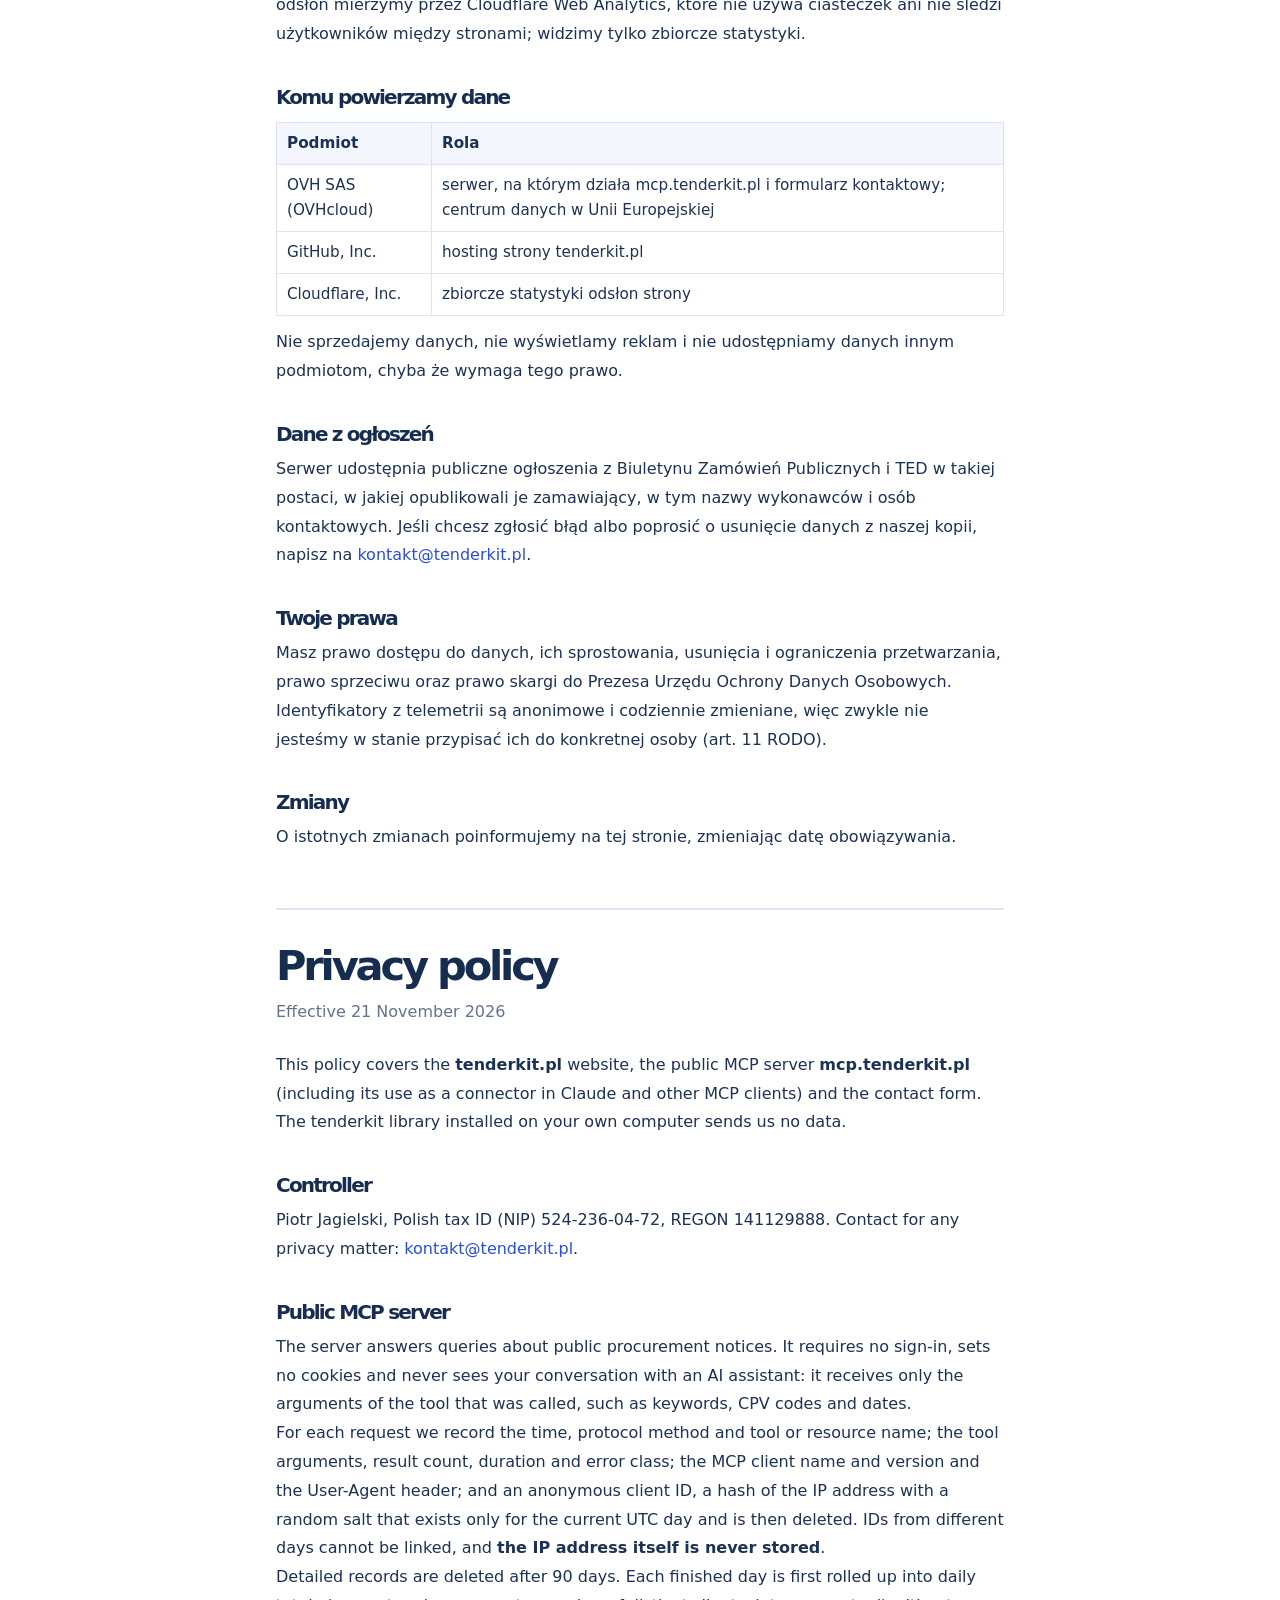
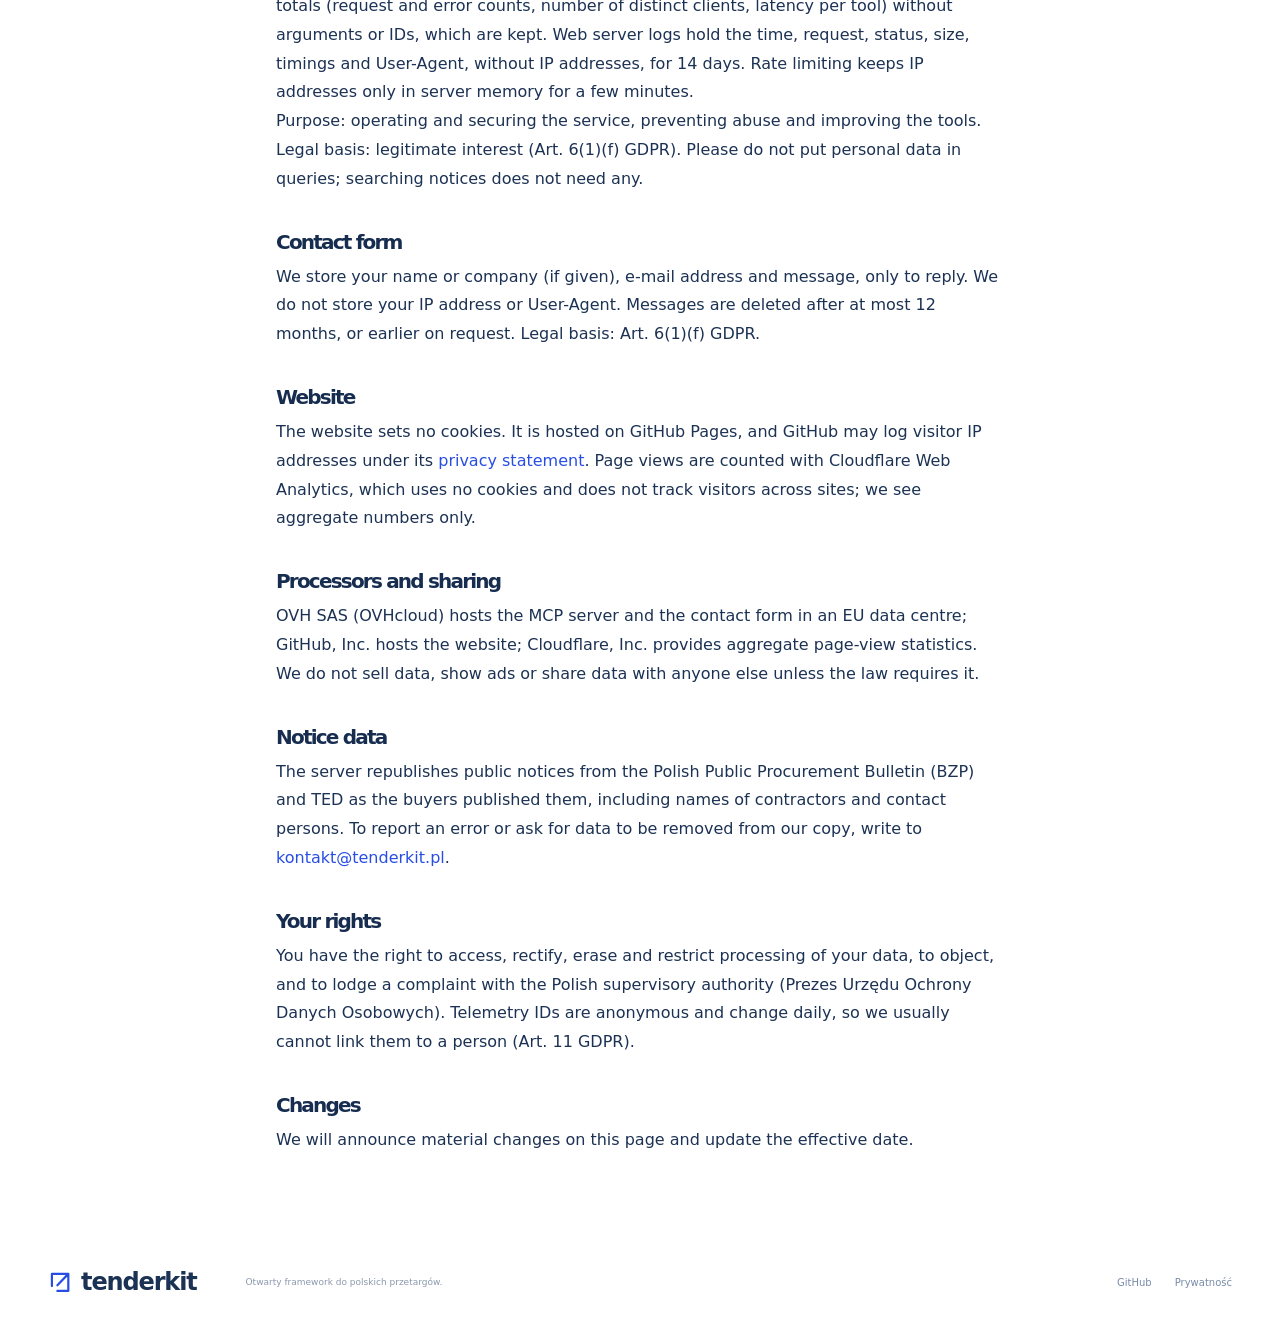
<file: site/privacy.html>
<!doctype html>
<html lang="pl">
<head>
  <meta charset="utf-8">
  <meta name="viewport" content="width=device-width, initial-scale=1">
  <meta name="theme-color" content="#f3f6fc">
  <meta name="description" content="Polityka prywatności tenderkit: strona tenderkit.pl, publiczny serwer MCP i formularz kontaktowy. Privacy policy in English below.">
  <title>Polityka prywatności · tenderkit</title>
  <link rel="canonical" href="https://tenderkit.pl/privacy">
  <link rel="icon" href="assets/favicon.svg" type="image/svg+xml">
  <link rel="stylesheet" href="assets/fonts.css">
  <link rel="stylesheet" href="styles.css">
  <style>
    .policy{max-width:760px;margin:0 auto;padding:48px 16px 80px;line-height:1.65}
    .policy h1{font-size:clamp(1.9rem,4vw,2.6rem);line-height:1.15;color:var(--navy);margin:0 0 8px}
    .policy h2{font-size:1.25rem;color:var(--navy);margin:36px 0 8px}
    .policy .lead{color:var(--muted);margin:0 0 24px}
    .policy ul{padding-left:1.2em}
    .policy li{margin:4px 0}
    .policy table{border-collapse:collapse;width:100%;margin:12px 0;font-size:.95rem}
    .policy th,.policy td{border:1px solid var(--line);padding:8px 10px;text-align:left;vertical-align:top}
    .policy th{background:var(--ice)}
    .policy .lang{margin:56px 0 0;padding-top:32px;border-top:2px solid var(--line)}
    .policy a{color:var(--blue)}
    @media (max-width:560px){.policy table,.policy tbody,.policy tr,.policy td,.policy th{display:block;width:auto}.policy thead{display:none}.policy td{border-top:0}.policy tr{border-top:1px solid var(--line);margin-bottom:8px}}
  </style>
</head>
<body>
  <header class="site-header">
    <div class="container header-inner">
      <a class="brand" href="./" aria-label="tenderkit, strona główna">
        <img class="brand-mark" src="assets/tenderkit-mark.svg" width="32" height="32" alt=""><span class="brand-wordmark">tenderkit</span>
      </a>
    </div>
  </header>

  <main class="policy">
    <h1>Polityka prywatności</h1>
    <p class="lead">Obowiązuje od 21 listopada 2026 r. · <a href="#english">English version below</a></p>

    <p>Dotyczy strony <strong>tenderkit.pl</strong>, publicznego serwera MCP <strong>mcp.tenderkit.pl</strong> (także jako konektor w Claude i innych klientach MCP) oraz formularza kontaktowego. Biblioteka tenderkit zainstalowana na Twoim komputerze (PyPI, GitHub) nie wysyła nam żadnych danych.</p>

    <h2>Administrator danych</h2>
    <p>Piotr Jagielski, NIP 524-236-04-72, REGON 141129888.<br>
    Kontakt we wszystkich sprawach dotyczących danych: <a href="mailto:kontakt@tenderkit.pl">kontakt@tenderkit.pl</a> albo <a href="./#kontakt">formularz kontaktowy</a>.</p>

    <h2>Publiczny serwer MCP</h2>
    <p>Serwer odpowiada na zapytania o publiczne ogłoszenia przetargowe. Nie wymaga logowania, nie używa ciasteczek i nie widzi Twojej rozmowy z asystentem AI: dostaje tylko argumenty wywołanego narzędzia, np. słowa kluczowe, kody CPV i daty.</p>
    <p>O każdym zapytaniu zapisujemy:</p>
    <ul>
      <li>czas, metodę protokołu i nazwę narzędzia lub zasobu;</li>
      <li>argumenty narzędzia (np. szukane słowa i filtry), liczbę wyników, czas odpowiedzi i rodzaj błędu;</li>
      <li>nazwę i wersję klienta MCP oraz nagłówek User-Agent;</li>
      <li>anonimowy identyfikator klienta: skrót adresu IP z losową solą, która istnieje tylko przez bieżący dzień (UTC) i jest potem usuwana. Identyfikatorów z różnych dni nie da się połączyć, a <strong>samego adresu IP nie zapisujemy</strong>.</li>
    </ul>
    <p>Szczegółowe zapisy usuwamy po 90 dniach. Wcześniej zamieniamy każdy zakończony dzień na zestawienie dzienne (liczby zapytań i błędów, liczba różnych klientów, czasy odpowiedzi według narzędzia), bez argumentów i identyfikatorów; zestawienia przechowujemy bezterminowo.</p>
    <p>Dziennik serwera WWW zapisuje czas, żądanie, kod odpowiedzi, rozmiar, czasy obsługi i User-Agent, bez adresu IP, i jest usuwany po 14 dniach. Limit liczby zapytań trzyma adres IP wyłącznie w pamięci serwera przez kilka minut.</p>
    <p>Cel: działanie i bezpieczeństwo usługi, ochrona przed nadużyciami oraz ulepszanie narzędzi. Podstawa: prawnie uzasadniony interes administratora (art. 6 ust. 1 lit. f RODO). Prosimy nie wpisywać do zapytań danych osobowych; nie są potrzebne do wyszukiwania ogłoszeń.</p>

    <h2>Formularz kontaktowy</h2>
    <p>Zapisujemy imię lub nazwę firmy (jeśli je podasz), adres e-mail i treść wiadomości, wyłącznie po to, żeby odpowiedzieć. Nie zapisujemy adresu IP ani User-Agent. Wiadomość usuwamy najpóźniej po 12 miesiącach, a na prośbę wcześniej. Podstawa: art. 6 ust. 1 lit. f RODO (odpowiedź na Twoje pytanie). Podanie adresu e-mail jest dobrowolne, ale bez niego nie odpowiemy.</p>

    <h2>Strona tenderkit.pl</h2>
    <p>Strona nie używa ciasteczek. Jest hostowana w GitHub Pages; GitHub może rejestrować adresy IP odwiedzających na zasadach swojego <a href="https://docs.github.com/site-policy/privacy-policies/github-general-privacy-statement" rel="noopener noreferrer">oświadczenia o prywatności</a>. Liczbę odsłon mierzymy przez Cloudflare Web Analytics, które nie używa ciasteczek ani nie śledzi użytkowników między stronami; widzimy tylko zbiorcze statystyki.</p>

    <h2>Komu powierzamy dane</h2>
    <table>
      <thead><tr><th>Podmiot</th><th>Rola</th></tr></thead>
      <tbody>
        <tr><td>OVH SAS (OVHcloud)</td><td>serwer, na którym działa mcp.tenderkit.pl i formularz kontaktowy; centrum danych w Unii Europejskiej</td></tr>
        <tr><td>GitHub, Inc.</td><td>hosting strony tenderkit.pl</td></tr>
        <tr><td>Cloudflare, Inc.</td><td>zbiorcze statystyki odsłon strony</td></tr>
      </tbody>
    </table>
    <p>Nie sprzedajemy danych, nie wyświetlamy reklam i nie udostępniamy danych innym podmiotom, chyba że wymaga tego prawo.</p>

    <h2>Dane z ogłoszeń</h2>
    <p>Serwer udostępnia publiczne ogłoszenia z Biuletynu Zamówień Publicznych i TED w takiej postaci, w jakiej opublikowali je zamawiający, w tym nazwy wykonawców i osób kontaktowych. Jeśli chcesz zgłosić błąd albo poprosić o usunięcie danych z naszej kopii, napisz na <a href="mailto:kontakt@tenderkit.pl">kontakt@tenderkit.pl</a>.</p>

    <h2>Twoje prawa</h2>
    <p>Masz prawo dostępu do danych, ich sprostowania, usunięcia i ograniczenia przetwarzania, prawo sprzeciwu oraz prawo skargi do Prezesa Urzędu Ochrony Danych Osobowych. Identyfikatory z telemetrii są anonimowe i codziennie zmieniane, więc zwykle nie jesteśmy w stanie przypisać ich do konkretnej osoby (art. 11 RODO).</p>

    <h2>Zmiany</h2>
    <p>O istotnych zmianach poinformujemy na tej stronie, zmieniając datę obowiązywania.</p>

    <section class="lang" id="english" lang="en">
      <h1>Privacy policy</h1>
      <p class="lead">Effective 21 November 2026</p>
      <p>This policy covers the <strong>tenderkit.pl</strong> website, the public MCP server <strong>mcp.tenderkit.pl</strong> (including its use as a connector in Claude and other MCP clients) and the contact form. The tenderkit library installed on your own computer sends us no data.</p>

      <h2>Controller</h2>
      <p>Piotr Jagielski, Polish tax ID (NIP) 524-236-04-72, REGON 141129888. Contact for any privacy matter: <a href="mailto:kontakt@tenderkit.pl">kontakt@tenderkit.pl</a>.</p>

      <h2>Public MCP server</h2>
      <p>The server answers queries about public procurement notices. It requires no sign-in, sets no cookies and never sees your conversation with an AI assistant: it receives only the arguments of the tool that was called, such as keywords, CPV codes and dates.</p>
      <p>For each request we record the time, protocol method and tool or resource name; the tool arguments, result count, duration and error class; the MCP client name and version and the User-Agent header; and an anonymous client ID, a hash of the IP address with a random salt that exists only for the current UTC day and is then deleted. IDs from different days cannot be linked, and <strong>the IP address itself is never stored</strong>.</p>
      <p>Detailed records are deleted after 90 days. Each finished day is first rolled up into daily totals (request and error counts, number of distinct clients, latency per tool) without arguments or IDs, which are kept. Web server logs hold the time, request, status, size, timings and User-Agent, without IP addresses, for 14 days. Rate limiting keeps IP addresses only in server memory for a few minutes.</p>
      <p>Purpose: operating and securing the service, preventing abuse and improving the tools. Legal basis: legitimate interest (Art. 6(1)(f) GDPR). Please do not put personal data in queries; searching notices does not need any.</p>

      <h2>Contact form</h2>
      <p>We store your name or company (if given), e-mail address and message, only to reply. We do not store your IP address or User-Agent. Messages are deleted after at most 12 months, or earlier on request. Legal basis: Art. 6(1)(f) GDPR.</p>

      <h2>Website</h2>
      <p>The website sets no cookies. It is hosted on GitHub Pages, and GitHub may log visitor IP addresses under its <a href="https://docs.github.com/site-policy/privacy-policies/github-general-privacy-statement" rel="noopener noreferrer">privacy statement</a>. Page views are counted with Cloudflare Web Analytics, which uses no cookies and does not track visitors across sites; we see aggregate numbers only.</p>

      <h2>Processors and sharing</h2>
      <p>OVH SAS (OVHcloud) hosts the MCP server and the contact form in an EU data centre; GitHub, Inc. hosts the website; Cloudflare, Inc. provides aggregate page-view statistics. We do not sell data, show ads or share data with anyone else unless the law requires it.</p>

      <h2>Notice data</h2>
      <p>The server republishes public notices from the Polish Public Procurement Bulletin (BZP) and TED as the buyers published them, including names of contractors and contact persons. To report an error or ask for data to be removed from our copy, write to <a href="mailto:kontakt@tenderkit.pl">kontakt@tenderkit.pl</a>.</p>

      <h2>Your rights</h2>
      <p>You have the right to access, rectify, erase and restrict processing of your data, to object, and to lodge a complaint with the Polish supervisory authority (Prezes Urzędu Ochrony Danych Osobowych). Telemetry IDs are anonymous and change daily, so we usually cannot link them to a person (Art. 11 GDPR).</p>

      <h2>Changes</h2>
      <p>We will announce material changes on this page and update the effective date.</p>
    </section>
  </main>

  <footer class="site-footer"><div class="container footer-inner"><a class="brand" href="./"><img class="brand-mark" src="assets/tenderkit-mark.svg" width="32" height="32" alt=""><span class="brand-wordmark">tenderkit</span></a><p>Otwarty framework do polskich przetargów.</p><div><a href="https://github.com/pjagielski/tenderkit" target="_blank" rel="noopener noreferrer">GitHub</a><a href="privacy">Prywatność</a></div></div></footer>
  <script type='module' src='https://static.cloudflareinsights.com/beacon.min.js' data-cf-beacon='{"token": "c05c0c48f7bf408a8ad6604d905de210"}'></script>
</body>
</html>
</file>
<file: site/assets/fonts.css>
/* Uses installed Manrope when available, otherwise the system sans-serif stack. */
</file>
<file: site/styles.css>
:root{--navy:#172d50;--ink:#1c3254;--blue:#274de4;--blue-hover:#183ac3;--ice:#f3f6fc;--pale:#eaf0fc;--line:#dce4f1;--muted:#64738a;--green:#18705a;--white:#fff;--radius:14px;font-family:Manrope,system-ui,-apple-system,BlinkMacSystemFont,"Segoe UI",sans-serif;color:var(--ink);background:var(--white);font-synthesis:none}
*{box-sizing:border-box}html{scroll-behavior:smooth;scroll-padding-top:96px}body{margin:0}a{color:inherit;text-decoration:none}button,input{font:inherit}button,a,input,summary{-webkit-tap-highlight-color:transparent}button,summary{cursor:pointer}button{color:inherit}button:disabled{cursor:default}a:focus-visible,button:focus-visible,summary:focus-visible,input:focus-visible,pre:focus-visible{outline:3px solid #284de4;outline-offset:5px}svg{display:block}p{line-height:1.8}h1,h2,h3,p{margin:0}h1,h2,h3{font-weight:700}h2{font-size:42px;line-height:1.25;letter-spacing:-1.8px}h3{font-size:19px;line-height:1.5;letter-spacing:-.5px}.container{width:min(1224px,calc(100% - 96px));margin-inline:auto}.section-space{padding-block:108px}.skip-link{position:fixed;top:-90px;left:20px;padding:12px 18px;background:var(--blue);color:#fff;z-index:50}.skip-link:focus{top:12px}
.site-header{height:95px;background:var(--ice);position:relative;z-index:10}.header-inner{height:100%;display:flex;align-items:center;justify-content:space-between;gap:30px}.brand{font-weight:800;font-size:27px;letter-spacing:-1.3px;display:inline-flex;align-items:center;gap:8px;white-space:nowrap}.brand-mark{width:31px;height:31px;color:var(--blue)}.brand-dot{width:5px;height:5px;background:var(--blue);border-radius:50%;margin-left:-5px;margin-top:16px}.site-header nav{display:flex;gap:35px;font-size:13px;font-weight:600;margin-left:70px}.site-header nav a,.site-footer a{transition:color .18s}.site-header nav a:hover,.site-footer a:hover{color:var(--blue)}.github-link{display:flex;align-items:center;gap:9px;font-size:13px;font-weight:700;padding:10px 13px;border:1px solid #d5deec;border-radius:8px;background:#fff9;min-height:44px}.github-link svg{width:18px;height:18px}.github-link .external-icon{width:13px;height:13px;margin-left:3px}
.hero{background:var(--ice);position:relative;overflow:hidden}.hero::before{content:"";position:absolute;inset:0;pointer-events:none;background-image:radial-gradient(#b9c9e250 .8px,transparent .8px);background-size:24px 24px;mask-image:linear-gradient(to right,transparent 32%,#000 100%)}.hero-layout{position:relative;display:grid;grid-template-columns:1fr 1.06fr;gap:36px;align-items:center;padding-top:74px;padding-bottom:53px;min-height:647px}.hero-copy{padding-bottom:29px;z-index:2}.project-pill{font-size:11px;font-weight:600;display:inline-flex;gap:8px;align-items:center;border:1px solid #d5dfef;border-radius:30px;background:#fff9;padding:7px 10px 7px 12px;margin-bottom:27px;white-space:nowrap}.project-pill>svg{width:13px;height:13px;color:#7c8ba3;margin-left:4px}.status-dot{display:inline-block;width:6px;height:6px;background:var(--green);border-radius:50%;flex-shrink:0}h1{font-size:clamp(42px,4.7vw,65px);line-height:1.14;letter-spacing:-3.2px;margin-bottom:24px;white-space:nowrap}.hero-description{font-size:16px;line-height:1.85;max-width:430px;color:#5a6b83}.hero-actions{display:flex;align-items:center;gap:24px;flex-wrap:wrap;margin-top:31px}.button{display:inline-flex;justify-content:center;align-items:center;gap:17px;padding:15px 19px;border-radius:7px;font-size:12px;font-weight:700;min-height:49px;transition:background .18s,box-shadow .18s}.button-primary{background:var(--blue);color:var(--white);box-shadow:0 4px 12px #274de416}.button-primary:hover{background:var(--blue-hover);box-shadow:0 5px 16px #274de42a}.button svg{width:17px;height:17px;flex-shrink:0}.text-link{display:inline-flex;align-items:center;gap:10px;font-size:12px;font-weight:700;min-height:44px}.text-link:hover{color:var(--blue)}.text-link svg{width:15px;height:15px;flex-shrink:0}.hero-footnote{font-size:11px;line-height:1.8;color:#78859a;margin-top:28px}
.demo-scene{height:550px;position:relative;isolation:isolate;align-self:center;margin-top:-25px}.source-floating{position:absolute;z-index:2;top:0;display:flex;align-items:center;gap:10px;background:#fff;border:1px solid #e1e7f2;border-radius:11px;padding:12px 14px;box-shadow:0 5px 15px #18335805;font-size:13px;font-weight:800}.source-floating small{display:block;font-size:8px;font-weight:500;letter-spacing:.1px;color:#758199;margin-top:3px}.source-bzp{left:22px;transform:rotate(-4deg)}.source-ted{right:6px;top:22px;transform:rotate(5deg)}.source-symbol{font-size:22px;font-weight:800;line-height:30px;color:#355779;width:29px;text-align:center;position:relative}.source-symbol::after{content:"";position:absolute;left:3px;right:3px;height:3px;bottom:3px;background:#e04e55}.eu-symbol{font-size:30px;line-height:34px;color:#2857b1;width:30px}.source-check{font-size:10px;display:grid;place-items:center;color:#27846a;background:#edf7f2;border-radius:50%;height:15px;width:15px;margin-left:5px}.connection-lines{position:absolute;inset:0;width:100%;height:100%;z-index:-1}.demo-window{position:absolute;top:118px;left:8px;right:-12px;background:#fff;border:1px solid #dce3ef;border-radius:12px;box-shadow:0 20px 40px -15px #314a7d26,0 2px 6px #314a7d07;overflow:hidden;transform:rotate(-1.4deg)}.demo-heading{display:flex;align-items:center;gap:9px;padding:13px 17px;background:#f8fafe;border-bottom:1px solid #e8edf5;font-size:10px;font-weight:700;color:#536680}.mini-mark{display:flex;gap:3px;transform:rotate(-20deg)}.mini-mark span{display:block;width:4px;height:13px;background:#5271de;border-radius:1px}.mini-mark span:last-child{height:9px;margin-top:4px}.demo-mode{margin-left:auto;border:1px solid #d8e1ee;border-radius:4px;padding:2px 6px;font-size:8px;font-weight:600}.demo-content{padding:17px 18px 0}.demo-toolbar{display:flex;justify-content:space-between;align-items:center}.demo-toolbar h2{font-size:15px;letter-spacing:-.4px}.filter-icon svg{width:19px;height:19px;color:#71849d}.profile-tabs{display:flex;gap:5px;padding:4px;background:#f0f3f9;border-radius:7px;margin-top:13px}.profile-tabs button{display:flex;justify-content:center;align-items:center;gap:7px;width:50%;border:1px solid transparent;padding:9px 6px;border-radius:5px;background:transparent;font-size:10px;font-weight:600;min-height:37px;transition:background .2s,color .2s}.profile-tabs button svg{width:16px;height:16px}.profile-tabs button[aria-selected=true]{background:#fff;border-color:#dbe4f4;box-shadow:0 2px 4px #17334f06;color:var(--blue)}.criteria-row{display:flex;align-items:center;gap:6px;font-size:8px;margin-top:12px;flex-wrap:wrap}.criteria-label{color:#7d899a;margin-right:3px}.criteria-chip{padding:4px 7px;background:#edf2ff;color:#4965a1;border:1px solid #dfe7fb;border-radius:4px;font-weight:600}.criteria-add{color:#7487a8;font-size:15px;padding-left:3px}.search-wrap{border:1px solid #e0e6ef;border-radius:6px;display:flex;gap:8px;align-items:center;padding:7px 10px;margin-top:12px;background:#fff}.search-wrap svg{width:14px;height:14px;color:#8b9bb2;flex-shrink:0}.search-wrap input{width:100%;min-width:0;border:0;outline:0;font-size:9px;color:#425873;background:transparent;height:18px}.search-wrap:focus-within{outline:2px solid var(--blue);outline-offset:2px}.search-wrap input:focus-visible{outline:none}.search-wrap input::placeholder{color:#94a1b3}.results-heading{display:flex;justify-content:space-between;align-items:center;gap:8px;margin-top:12px;padding-bottom:5px}.results-heading>span{font-size:8px;font-weight:600;color:#718198}.source-filters{display:flex;gap:2px}.source-filters button{border:0;background:none;border-radius:3px;padding:4px 6px;font-size:7px;font-weight:600;min-height:25px;color:#8c98aa}.source-filters button[aria-pressed=true]{background:#eef2fb;color:#3a5b9d}.notice-results{min-height:177px}.notice-row{padding:11px 0 10px;border-top:1px solid #edf0f6;display:grid;grid-template-columns:1fr auto;gap:9px}.notice-copy{min-width:0}.notice-meta{display:flex;align-items:center;gap:7px;font-size:7px;font-weight:500;color:#8c99ae;white-space:nowrap;overflow:hidden}.source-badge{color:#4264aa;border:1px solid #dfe7f9;background:#f1f5ff;border-radius:3px;padding:1px 4px;font-size:6px;font-weight:800}.source-badge.ted{color:#6975a1;background:#f2f2fb;border-color:#e4e4f5}.notice-row h3{font-size:9px;line-height:1.5;font-weight:700;letter-spacing:0;margin-top:4px;overflow:hidden;text-overflow:ellipsis;white-space:nowrap}.notice-row a:hover h3{color:var(--blue)}.notice-city{font-size:7px;color:#8391a7;margin-top:3px;overflow:hidden;text-overflow:ellipsis;white-space:nowrap;max-width:340px}.notice-open{align-self:center;display:grid;place-items:center;color:#8c9fbe;width:26px;height:28px;border:1px solid #e9edf5;border-radius:4px}.notice-open svg{width:11px;height:11px}.notice-row:hover .notice-open{background:#eef2ff;color:var(--blue)}.empty-results,.loading-notices{font-size:10px;line-height:1.7;padding:25px 12px;color:#718198;text-align:center}.empty-results button{margin-top:12px;border:1px solid var(--line);border-radius:5px;padding:8px;background:#fff;font-size:10px}.demo-footer{border-top:1px solid #e6ebf4;display:flex;align-items:center;gap:6px;font-size:7px;color:#7b8ba2;padding:10px 0}.small-check{font-size:7px;display:grid;place-items:center;border-radius:50%;color:#44876f;background:#eaf5ef;height:12px;width:12px}.demo-export{margin-left:auto;display:flex;gap:4px;align-items:center;color:#7c8ea9;font-size:7px}.demo-export svg{width:11px;height:11px}.demo-caption{position:absolute;top:535px;left:27px;font-size:8px;line-height:1.6;color:#8795aa}.scene-cross{position:absolute;color:#b4c3dc;font-size:18px;font-weight:400;z-index:-1}.cross-one{top:99px;left:-12px}.cross-two{right:-42px;bottom:28px}
.source-strip{position:relative;border-top:1px solid #dce4f0;display:flex;align-items:center;justify-content:space-between;gap:30px;padding-top:31px;padding-bottom:35px}.source-strip>p{font-size:10px;font-weight:500;line-height:1.8;color:#8a97a9}.source-strip>a,.strip-open{display:flex;align-items:center;gap:13px;font-size:11px;font-weight:700}.source-strip small{display:block;color:#8a97a9;font-size:8px;font-weight:400;margin-top:5px}.strip-symbol{font-size:25px;line-height:1;color:#7285a6;flex-shrink:0}.bzp-strip{position:relative;width:22px;text-align:center;font-weight:800}.bzp-strip::after{content:"";display:block;background:#bdcedd;height:2px;position:absolute;bottom:-5px;width:18px;left:2px}.ted-strip{font-size:33px}.strip-open>svg{width:28px;height:28px;color:#7e91b1}.source-strip a:hover{color:var(--blue)}
.section-intro{display:flex;align-items:flex-end;justify-content:space-between;gap:50px;margin-bottom:60px}.section-intro>p{max-width:326px;font-size:13px;color:var(--muted);margin-bottom:3px}.workflow-steps{display:grid;grid-template-columns:repeat(3,minmax(0,1fr));gap:54px}.workflow-steps article{position:relative}.workflow-steps article+article::before{position:absolute;top:44px;left:-32px;content:"";width:13px;height:13px;border-top:1px solid #c6d2e8;border-right:1px solid #c6d2e8;transform:rotate(45deg)}.step-diagram{height:111px;margin-bottom:24px;position:relative;display:flex;align-items:center;justify-content:center;color:#5876c0;background:#f7f9fd;border:1px solid #edf1f8;border-radius:11px}.source-diagram{gap:17px;align-items:flex-start;padding-top:15px}.source-diagram>span{font-size:10px;font-weight:700;border:1px solid #d8e1f3;background:#fff;padding:5px 14px;border-radius:5px}.source-diagram>svg{position:absolute;top:43px;height:46px;width:120px;color:#aabce1}.source-diagram>i{position:absolute;height:8px;width:8px;background:#4064de;border-radius:3px;bottom:8px}.filter-diagram{gap:7px}.filter-diagram>span{height:30px;width:22px;background:#e7edf9;border:1px solid #d7e1f6;border-radius:3px}.filter-diagram>span:nth-child(2){height:42px}.filter-gate{background:#fff;border:1px solid #cfdbf5;height:47px;width:47px;display:grid;place-items:center;border-radius:8px;margin-inline:8px}.filter-gate>svg{height:23px;width:23px;color:var(--blue)}.filter-diagram>strong{font-size:10px;font-weight:600;color:#667a9f}.output-hub{position:absolute;left:31px;top:32px;height:46px;width:46px;border-radius:9px;background:#e5ecff;border:1px solid #d0dcfb;display:grid;place-items:center;z-index:1}.output-hub svg{width:27px;height:27px;color:var(--blue)}.output-lines{position:absolute;width:170px;height:80px;left:52px;top:15px;color:#b3c3e3}.output-label{position:absolute;left:190px;font-size:9px;padding:5px 8px;border-radius:5px;background:#fff;border:1px solid #d8e2f4;color:#6c7e9a}.output-ai{top:21px}.output-data{bottom:19px}.step-title{display:flex;gap:12px;align-items:center;margin-bottom:12px}.step-title>span{font-size:10px;border:1px solid #d9e2f4;border-radius:50%;width:24px;height:24px;display:grid;place-items:center;color:#6881b8;flex-shrink:0}.workflow-steps article>p{font-size:12px;line-height:1.95;color:#6f7e93;padding-left:36px}
.developer-section{background:#f7f9fd;border-block:1px solid #edf1f7}.developer-layout{display:grid;grid-template-columns:.85fr 1fr;gap:130px;align-items:center}.section-label{font-size:11px;color:#6b7d98;font-weight:600;display:flex;align-items:center;gap:7px;margin-bottom:22px}.tiny-bracket{color:#7b91bb;font-size:14px;letter-spacing:-2px;margin-right:4px}.developer-copy>p{font-size:13px;color:#6c7c93;margin-top:22px;max-width:330px}.capability-list{margin:26px 0 21px;padding:0;list-style:none;display:grid;gap:13px;font-size:11px;color:#566b87}.capability-list li{display:flex;gap:10px;align-items:center}.capability-list li>span{color:var(--blue);font-size:10px}.developer-copy>.text-link{color:var(--blue)}.code-example{min-width:0}.code-tabs{display:flex;gap:24px;margin-bottom:14px;align-items:center;padding-inline:4px}.code-tabs button{font-size:11px;background:transparent;border:0;border-bottom:2px solid transparent;padding:10px 0;color:#8392a9;font-weight:600;min-height:40px}.code-tabs button[aria-selected=true]{color:var(--blue);border-color:var(--blue)}.code-content{background:#182e52;border:1px solid #263e63;border-radius:10px;overflow:hidden;box-shadow:0 15px 25px -18px #182e5270}.code-file{display:flex;justify-content:space-between;align-items:center;padding:16px 21px;border-bottom:1px solid #ffffff12;color:#c7d5ef;font-size:10px}.code-file button{display:flex;align-items:center;gap:6px;border:1px solid #ffffff24;border-radius:4px;color:#a9bddd;background:transparent;font-size:9px;padding:5px 7px;min-height:30px}.code-file button:hover{background:#ffffff0a}.code-file button svg{width:14px;height:14px}.code-content pre{margin:0;padding:28px 23px;min-height:241px;white-space:pre;overflow:auto;color:#cad7ee;font-size:12px;line-height:2.05;tab-size:2}.code-content code{font-family:"Consolas","SFMono-Regular",monospace}.code-key{color:#b8cef6}.code-string{color:#a9dfcc}.code-comment{color:#7f98bc}.code-content>p{padding:0 23px 21px;color:#8da6cc;font-size:9px;line-height:1.7}.code-note{display:flex;align-items:center;gap:7px;color:#7185a5;font-size:9px;margin-top:15px}.code-note .status-dot{width:5px;height:5px;background:#7f95b5}.code-note>span:last-child{margin-left:auto;font-size:8px;color:#91a0b5}
.consulting-layout{display:grid;grid-template-columns:.95fr 1fr;gap:105px;align-items:center}.consulting-copy>p{font-size:13px;color:#6d7d94;max-width:435px;margin-top:22px}.service-list{margin-top:25px}.service-list>div{font-size:11px;font-weight:600;display:flex;align-items:center;justify-content:space-between;gap:15px;padding:14px 0;border-bottom:1px solid #e9edf5}.service-list svg{width:13px;height:13px;color:#90a2bd;flex-shrink:0}.consulting-copy>.text-link{color:var(--blue);margin-top:18px}.consulting-visual{position:relative;height:370px;background:radial-gradient(#bdcbe355 .75px,transparent .75px);background-size:18px 18px;border-radius:14px;isolation:isolate}.integration-card{position:absolute;top:38px;left:50%;transform:translateX(-50%);background:#fff;border:1px solid #dce5f3;border-radius:10px;box-shadow:0 4px 10px #283d6304;display:flex;align-items:center;gap:12px;padding:14px 16px;width:246px;font-size:13px;font-weight:700}.integration-card small{display:block;font-size:9px;color:#8a9bb2;font-weight:400;margin-top:5px}.integration-icon{height:36px;width:36px;border-radius:7px;background:#edf2fd;display:grid;place-items:center;color:#5174bc}.integration-icon svg{height:22px;width:22px}.integration-path{position:absolute;inset:18px 0 0;width:100%;height:330px;z-index:-1}.integration-core{background:var(--blue);color:#fff;box-shadow:0 8px 18px #274de42a;border-radius:12px;padding:17px 24px;display:flex;align-items:center;gap:10px;font-size:21px;font-weight:700;letter-spacing:-.8px;position:absolute;left:50%;top:164px;transform:translateX(-50%)}.integration-core svg{width:29px;height:29px}.integration-destinations{position:absolute;left:8px;right:8px;bottom:44px;display:flex;justify-content:space-around;gap:12px}.integration-destinations>span{padding:12px 13px;border:1px solid #d8e2f2;box-shadow:0 4px 8px #283d6303;border-radius:7px;background:#fff;font-size:10px;font-weight:600;white-space:nowrap}.visual-note{position:absolute;bottom:0;left:0;right:0;text-align:center;font-size:10px;color:#8b9bb1}
.faq-section{padding-block:0 93px}.faq-layout{display:grid;grid-template-columns:.95fr 1fr;gap:105px}.faq-layout>h2{font-size:31px;letter-spacing:-1.2px;padding-top:16px}.faq-list{border-top:1px solid #e2e8f2}.faq-list details{border-bottom:1px solid #e2e8f2}.faq-list summary{padding:20px 0;display:flex;align-items:center;justify-content:space-between;gap:18px;font-size:12px;font-weight:600;list-style:none;min-height:60px}.faq-list summary::-webkit-details-marker{display:none}.faq-list summary>span{position:relative;width:12px;height:12px;flex-shrink:0}.faq-list summary>span::before,.faq-list summary>span::after{content:"";position:absolute;background:#6e83a4;top:5px;left:0;right:0;height:1px}.faq-list summary>span::after{transform:rotate(90deg);transition:transform .16s}.faq-list details[open] summary>span::after{transform:rotate(0)}.faq-list details>p{font-size:11px;color:#718198;line-height:1.95;padding-bottom:20px;max-width:440px}
.contact-section{background:#edf2fd;overflow:hidden}.contact-inner{position:relative;display:flex;align-items:center;justify-content:space-between;padding-block:76px 78px}.contact-kicker{font-size:11px;color:#7184a6;display:block;margin-bottom:17px}.contact-inner h2{font-size:44px;line-height:1.25;letter-spacing:-1.9px}.contact-inner p{font-size:12px;color:#7485a0;margin-top:17px}.contact-link{margin-top:26px}.contact-route{display:block;color:#8395b0;font-size:9px;margin-top:16px}.contact-art{position:relative;width:390px;height:270px;margin-right:23px}.open-frame{position:absolute;top:20px;left:85px;height:210px;width:210px;border:1.4px solid #adbee9;border-radius:17px}.frame-back{transform:rotate(14deg);background:#e7edfc}.frame-front{transform:rotate(-7deg);background:#f1f5fe;display:grid;place-items:center;border-color:#b3c5f1;box-shadow:0 8px 16px #274de408}.frame-front svg{width:126px;height:126px;color:#345be4}.contact-spark{position:absolute;color:#a5b8e5;font-size:30px;font-weight:400}.spark-one{left:38px;top:36px}.spark-two{right:24px;bottom:23px;font-size:21px}.site-footer{padding-block:34px}.footer-inner{display:flex;align-items:center;justify-content:space-between;gap:25px}.footer-inner .brand{font-size:23px}.footer-inner .brand-mark{width:26px;height:26px}.footer-inner>p{font-size:9px;color:#8a98ac;margin-right:auto;margin-left:24px}.footer-inner>div{display:flex;gap:23px;font-size:10px;color:#788ba8}.toast{position:fixed;left:50%;bottom:24px;transform:translate(-50%,15px);border:1px solid #284366;background:var(--navy);color:#fff;border-radius:8px;padding:12px 18px;box-shadow:0 8px 25px #172d5022;font-size:12px;z-index:30;opacity:0;pointer-events:none;transition:opacity .2s,transform .2s}.toast.visible{opacity:1;transform:translate(-50%,0)}
@media(min-width:1500px){.container{width:1224px}.hero-layout{padding-top:88px;padding-bottom:67px}h1{font-size:65px}}@media(max-width:1190px){.container{width:calc(100% - 72px)}.hero-layout{gap:26px;min-height:620px}h1{font-size:51px;letter-spacing:-2.4px}.hero-description{font-size:14px}.hero-actions{gap:17px}.button{font-size:11px;padding-inline:15px}.text-link{font-size:11px}.demo-scene{height:515px}.demo-window{top:113px;right:-7px;left:0}.demo-content{padding-inline:14px}.demo-caption{top:522px;font-size:7px;left:10px}.source-floating{padding:10px;font-size:12px;gap:7px}.source-bzp{left:9px}.source-ted{right:0}.source-floating small{font-size:7px}.source-symbol,.eu-symbol{width:24px}.source-strip{gap:22px}.source-strip>a,.strip-open{font-size:9px;gap:10px}.source-strip>p{font-size:9px}.source-strip small{font-size:7px}.developer-layout{gap:75px}.consulting-layout,.faq-layout{gap:60px}.workflow-steps{gap:35px}.workflow-steps article+article::before{left:-24px}.step-title{gap:9px}.step-title h3{font-size:16px}.workflow-steps article>p{padding-left:33px}.output-label{left:164px}.output-hub{left:21px}.output-lines{left:29px}.section-intro>p{max-width:280px}.section-intro h2,h2{font-size:36px}.code-tabs{gap:20px}.code-content pre{font-size:11px;padding-inline:18px}.code-note{font-size:8px}.code-note>span:last-child{font-size:7px}.integration-card{width:230px}.integration-destinations{gap:7px;left:0;right:0}.integration-destinations>span{font-size:9px;padding-inline:10px}.contact-art{width:330px;margin-right:0}.open-frame{left:66px}.footer-inner>p{margin-left:12px}}
@media(max-width:960px){.container{width:calc(100% - 56px)}.site-header{height:82px}.site-header nav{margin-left:0;gap:22px;font-size:11px}.brand{font-size:25px}.hero-layout{grid-template-columns:1fr;gap:45px;padding-top:48px;padding-bottom:55px;min-height:0}.hero-copy{text-align:center;padding-bottom:0}.project-pill{margin-bottom:24px}h1{font-size:62px;letter-spacing:-3px}.hero-description{font-size:16px;max-width:475px;margin:auto}.hero-actions{justify-content:center;margin-top:27px}.hero-footnote{margin-top:20px;font-size:10px}.hero-footnote br{display:none}.demo-scene{width:590px;max-width:95%;height:585px;margin:0 auto}.demo-window{top:117px;right:0}.demo-caption{top:559px;left:23px;font-size:8px}.source-floating{font-size:13px;padding:12px 15px}.source-floating small{font-size:8px}.source-bzp{left:30px}.source-ted{right:14px}.demo-heading{font-size:11px;padding:14px 18px}.demo-content{padding:19px 21px 0}.demo-toolbar h2{font-size:16px}.profile-tabs button{font-size:11px;min-height:42px}.criteria-row{font-size:9px}.search-wrap input{font-size:10px;height:24px}.search-wrap svg{width:16px;height:16px}.results-heading>span{font-size:9px}.source-filters button{font-size:8px;padding:6px 7px}.notice-row{padding-block:12px}.notice-row h3{font-size:10px}.notice-meta,.notice-city{font-size:8px}.source-badge{font-size:7px}.demo-footer{font-size:8px;padding-block:11px}.notice-results{min-height:194px}.source-strip{display:grid;grid-template-columns:1fr 1fr;gap:28px 45px;padding-block:30px}.source-strip>p{font-size:11px}.source-strip>p br{display:none}.source-strip>a,.strip-open{font-size:11px}.source-strip small{font-size:8px}.section-space{padding-block:80px}.section-intro{align-items:flex-start;margin-bottom:40px;gap:25px}.section-intro h2{font-size:33px}.section-intro>p{font-size:11px;max-width:240px}.workflow-steps{gap:22px}.workflow-steps article+article::before{display:none}.step-title{align-items:flex-start;gap:7px}.step-title>span{width:21px;height:21px;margin-top:3px}.step-title h3{font-size:15px}.workflow-steps article>p{font-size:10px;padding-left:0}.step-diagram{height:100px;margin-bottom:20px}.output-label{left:auto;right:8px;font-size:7px}.output-hub{left:9px;width:38px;height:38px;top:30px}.output-lines{left:-8px;width:160px;top:10px}.filter-diagram{gap:4px}.filter-diagram>span{width:15px}.filter-gate{width:38px;height:38px;margin-inline:4px}.filter-diagram>strong{font-size:8px}.developer-layout{grid-template-columns:.9fr 1fr;gap:40px}.developer-copy h2,.consulting-copy h2{font-size:33px}.developer-copy>p,.consulting-copy>p{font-size:12px}.capability-list{font-size:10px}.code-content pre{font-size:9px;min-height:240px;padding:23px 14px}.code-file{padding:13px 14px;font-size:9px}.code-tabs{gap:17px}.code-tabs button{font-size:9px}.code-content>p{font-size:8px;padding-inline:14px}.code-note{flex-wrap:wrap;line-height:1.8}.code-note>span:last-child{margin-left:12px;font-size:8px}.consulting-layout{gap:40px}.consulting-visual{height:330px}.integration-core{top:149px;font-size:18px;padding:15px 19px}.integration-card{top:26px;width:217px;font-size:11px}.integration-card small{font-size:8px}.integration-path{inset:5px 0 0;height:294px}.integration-destinations{bottom:39px;gap:4px}.integration-destinations>span{font-size:8px;padding:10px 6px}.service-list>div{font-size:10px}.faq-layout{gap:40px}.faq-section{padding-bottom:70px}.faq-layout>h2{font-size:29px}.faq-list summary{font-size:11px}.faq-list details>p{font-size:10px}.contact-inner{padding-block:64px}.contact-inner h2{font-size:38px}.contact-inner p{font-size:11px;max-width:350px}.contact-art{width:245px;height:240px}.open-frame{left:28px;width:180px;height:180px}.frame-front svg{width:110px;height:110px}.spark-one{left:0}.spark-two{right:-5px;bottom:15px}.footer-inner{flex-wrap:wrap;gap:20px}.footer-inner>p{font-size:8px;margin-left:0}.footer-inner>div{font-size:9px;gap:18px}}
@media(max-width:660px){.container{width:calc(100% - 40px)}.site-header{height:77px}.brand{font-size:24px}.brand-mark{width:28px;height:28px}.site-header nav{display:none}.github-link{font-size:11px;padding:8px 10px;min-height:40px}.github-link .external-icon{display:none}.hero-layout{padding-top:33px;gap:35px;padding-bottom:35px}.hero-copy{text-align:left}.project-pill{font-size:9px;padding:7px 9px;margin-bottom:23px}.project-pill>svg{width:12px;height:12px}h1{font-size:clamp(33px,8.2vw,51px);letter-spacing:-1.8px;line-height:1.18;margin-bottom:21px;white-space:normal}.hero-description{font-size:13px;line-height:1.9;margin:0;max-width:400px}.hero-actions{justify-content:flex-start;gap:19px;margin-top:25px}.button{font-size:10px;padding:13px 13px;min-height:46px;gap:12px}.button svg{width:15px;height:15px}.hero-actions .text-link{font-size:10px;gap:5px}.hero-footnote{font-size:9px;line-height:1.8;max-width:280px;margin-top:19px}.hero-footnote br{display:block}.demo-scene{max-width:none;width:100%;height:575px;margin-left:0}.source-floating{font-size:11px;gap:7px;padding:10px 11px;border-radius:9px}.source-floating small{font-size:7px}.source-symbol{font-size:20px;width:23px}.eu-symbol{font-size:25px;width:25px}.source-bzp{left:11px;top:12px}.source-ted{right:3px;top:29px}.source-check{height:13px;width:13px;font-size:9px;margin-left:1px}.demo-window{left:0;right:0;top:113px;transform:rotate(-1deg);border-radius:10px}.demo-heading{font-size:9px;padding:12px}.demo-content{padding:16px 12px 0}.demo-toolbar h2{font-size:14px}.profile-tabs{margin-top:12px}.profile-tabs button{font-size:10px;gap:6px;min-height:44px;padding-block:10px}.profile-tabs button svg{width:15px;height:15px}.criteria-row{font-size:8px;margin-top:10px}.criteria-chip{padding:4px 5px}.search-wrap{padding:8px;margin-top:11px}.search-wrap input{font-size:9px;height:22px}.search-wrap svg{width:14px;height:14px}.results-heading{flex-wrap:wrap;margin-top:10px;gap:4px}.results-heading>span{font-size:8px}.source-filters button{font-size:8px;min-height:35px;padding:6px 7px}.notice-results{min-height:192px}.notice-row{padding-block:12px;gap:5px}.notice-row h3{font-size:10px;white-space:normal;display:-webkit-box;-webkit-line-clamp:2;-webkit-box-orient:vertical;overflow:hidden;line-height:1.5}.notice-meta{font-size:7px}.notice-city{font-size:7px;max-width:250px}.notice-open{width:26px;height:38px;border:0}.source-badge{font-size:6px}.demo-footer{font-size:7px;padding-block:11px}.demo-caption{top:auto;bottom:0;left:8px;font-size:7px}.cross-one{display:none}.cross-two{right:-13px;bottom:32px}.source-strip{grid-template-columns:1fr;gap:24px;padding-top:25px;padding-bottom:29px}.source-strip>p{font-size:10px}.source-strip>a,.strip-open{font-size:11px}.source-strip small{font-size:8px}.strip-symbol{width:28px;text-align:center}.source-strip>p br{display:none}.section-space{padding-block:64px}h2{font-size:30px;letter-spacing:-1.25px}.section-intro{display:block;margin-bottom:32px}.section-intro h2{font-size:30px}.section-intro>p{font-size:12px;max-width:310px;margin-top:18px}.workflow-steps{grid-template-columns:1fr;gap:31px}.workflow-steps article{display:grid;grid-template-columns:95px 1fr;column-gap:18px;align-items:center}.step-diagram{grid-column:1;grid-row:1/3;height:100%;min-height:115px;margin:0}.step-title{grid-column:2;align-items:center;gap:8px;margin-bottom:10px}.step-title h3{font-size:15px;letter-spacing:-.3px}.step-title>span{width:20px;height:20px;margin:0;font-size:9px}.workflow-steps article>p{grid-column:2;font-size:11px;line-height:1.85}.source-diagram{display:flex;flex-direction:column;align-items:center;justify-content:center;gap:7px;padding:0}.source-diagram>span{font-size:8px;padding:4px 12px}.source-diagram>svg,.source-diagram>i{display:none}.filter-diagram>span{display:none}.filter-diagram{flex-direction:column;gap:7px}.filter-gate{width:37px;height:37px}.filter-diagram>strong{font-size:8px}.output-hub{position:static;width:38px;height:38px}.output-lines,.output-data{display:none}.output-label.output-ai{left:0;right:0;top:auto;bottom:12px;width:max-content;margin:auto;font-size:7px}.output-diagram{padding-bottom:20px}.developer-layout,.consulting-layout,.faq-layout{grid-template-columns:1fr;gap:38px}.section-label{margin-bottom:18px;font-size:10px}.developer-copy h2,.consulting-copy h2{font-size:33px}.developer-copy>p{font-size:12px;max-width:330px}.capability-list{font-size:11px;gap:14px;margin-block:24px 15px}.developer-copy>.text-link{font-size:11px}.code-tabs{gap:25px;margin-bottom:12px}.code-tabs button{font-size:10px;min-height:44px}.code-file{font-size:10px;padding:14px 16px}.code-file button{font-size:9px;min-height:35px}.code-content pre{font-size:10px;min-height:235px;padding:24px 16px}.code-content>p{font-size:8px;padding-inline:16px;line-height:1.85}.code-note{font-size:8px}.code-note>span:last-child{font-size:7px;margin-left:auto}.consulting-visual{height:325px;width:100%;max-width:370px;margin-inline:auto;order:2}.consulting-copy{order:1}.consulting-copy>p{font-size:12px;margin-top:21px}.service-list>div{font-size:11px;padding-block:16px}.consulting-copy>.text-link{font-size:11px}.integration-card{font-size:12px;top:24px}.integration-core{top:143px}.integration-path{top:0}.integration-destinations{bottom:35px}.integration-destinations>span{font-size:9px;padding:10px}.faq-section{padding-block:0 60px}.faq-layout{gap:22px}.faq-layout>h2{font-size:28px;padding:0}.faq-list summary{font-size:11px;padding-block:19px}.faq-list details>p{font-size:11px;line-height:1.9}.contact-inner{padding-block:52px}.contact-inner h2{font-size:33px;letter-spacing:-1.3px}.contact-kicker{font-size:10px}.contact-inner p{font-size:11px;max-width:280px;line-height:1.9}.contact-link{font-size:11px;padding-inline:17px;margin-top:24px}.contact-route{font-size:8px}.contact-art{display:none}.site-footer{padding-block:29px}.footer-inner{gap:18px;align-items:center}.footer-inner .brand{font-size:22px}.footer-inner>p{font-size:8px;max-width:125px;line-height:1.8;margin-left:auto;margin-right:0}.footer-inner>div{width:100%;font-size:10px;gap:25px;border-top:1px solid #edf0f6;padding-top:20px}.toast{font-size:10px;max-width:calc(100% - 40px);text-align:center;bottom:15px}}
@media(prefers-reduced-motion:reduce){html{scroll-behavior:auto}*,*::before,*::after{transition:none!important;animation:none!important}}
.demo-scene{height:auto;min-height:550px;padding-top:118px;padding-bottom:6px}
.demo-window{position:relative;top:auto;left:auto;right:auto;transform:none}
.demo-caption{position:relative;top:auto;bottom:auto;left:auto;margin:15px 18px 0;line-height:1.8}
.integration-path{position:absolute;inset:0;width:100%;height:100%;overflow:visible}
.documents-section{background:#f8faff;border-top:1px solid #edf1f7}
.document-flow{display:grid;grid-template-columns:1fr 1fr 1fr;gap:45px;align-items:center}
.document-stack{display:grid;grid-template-columns:1fr 1fr;gap:10px}
.document-label{background:white;border:1px solid #dbe4f3;border-radius:8px;padding:20px 12px;font-size:12px;font-weight:600;text-align:center;box-shadow:0 4px 12px #18335804}
.document-processing{display:grid;gap:11px;padding:28px 24px;border-radius:12px;background:#eaf0ff;color:#294eab}
.document-processing>span{font-size:10px;color:#687da5}
.document-processing>strong,.document-output>strong{font-size:16px;line-height:1.6}
.document-output>p{margin-top:12px;font-size:12px;color:#6c7d95}
.platform-caption{margin-top:36px;font-size:10px;color:#7c8da7}
.platform-list{display:flex;flex-wrap:wrap;gap:12px 25px;margin-top:13px;font-size:11px;color:#617795;font-weight:600}
.usecases-section{border-bottom:1px solid #edf1f7}
.usecases-grid{display:grid;grid-template-columns:1fr 1fr;gap:75px}
.usecases-grid article+article{border-left:1px solid #e0e7f3;padding-left:60px}
.usecases-grid h3{font-size:26px;line-height:1.4;letter-spacing:-.8px}
.usecases-grid p{font-size:12px;color:#6c7d95;margin-top:18px;max-width:430px}
.usecases-grid ul{font-size:11px;color:#627895;line-height:2;padding-left:17px;margin-top:20px}
.concept-note{font-size:8px;color:#7385a0}
.demo-scene{padding-top:0}
.source-inputs{display:grid;grid-template-columns:1fr 1fr;gap:12px 18px;padding:0 13px;margin-bottom:40px}
.source-inputs .source-floating{position:relative;inset:auto;transform:none;min-width:0;font-size:11px;padding:11px 12px;gap:9px;border-radius:9px}
.source-inputs .source-floating>span:nth-child(2){min-width:0}
.source-inputs .source-floating small{font-size:8px;line-height:1.5}
.source-inputs .source-check{margin-left:auto;flex-shrink:0}
.source-bk-icon,.source-platforms-icon{display:grid;place-items:center;width:29px;height:31px;flex-shrink:0;font-size:13px;font-weight:800;color:#6278a0}
.source-platforms-icon{color:#597485;font-size:24px;font-weight:500}
.connection-lines{inset:0;height:100%;overflow:visible}
.notice-copy{display:block;background:none;border:0;padding:0;text-align:left;color:inherit;font:inherit;width:100%;cursor:pointer}
.notice-copy:hover h3{color:var(--blue)}
.source-badge.bk{color:#6c579d;background:#f4f0fb;border-color:#e6def5}

.source-filters{flex-wrap:wrap;justify-content:flex-end}
#example-dialog{max-width:520px;width:calc(100% - 36px);padding:34px;border:1px solid #d9e2f2;border-radius:14px;color:var(--ink);box-shadow:0 25px 75px #172d5033}
#example-dialog::backdrop{background:#172d5055}
#example-dialog h2{font-size:25px;line-height:1.45;letter-spacing:-.6px;margin-top:14px}
#example-dialog h3{font-size:14px;margin-top:25px}
#example-dialog p{font-size:12px;line-height:1.85;color:#64738a}
#example-dialog #example-meta{font-size:10px;margin-top:14px}
#example-dialog #example-reason{margin-top:9px}
#example-dialog .example-kicker{color:#4260b0;font-size:11px;font-weight:600}
#example-dialog .example-disclaimer{font-size:10px;margin-top:24px;padding-top:18px;border-top:1px solid var(--line)}
.example-close{position:absolute;right:12px;top:9px;width:34px;height:34px;background:none;border:0;font-size:24px;color:#718198}
@media(max-width:960px){.demo-scene{padding-top:0}.source-inputs .source-floating{font-size:12px}}
@media(max-width:660px){.demo-scene{padding-top:0}.source-inputs{padding:0;gap:10px;margin-bottom:34px}.source-inputs .source-floating{font-size:9px;padding:10px 8px;gap:6px}.source-inputs .source-floating small{font-size:7px}.source-inputs .source-check{display:none}.source-bk-icon,.source-platforms-icon{width:23px;font-size:11px}.source-platforms-icon{font-size:23px}.source-filters{gap:0}.source-filters button{padding:5px;font-size:7px}.results-heading{align-items:flex-start}.results-heading>span{padding-top:9px}.criteria-row{font-size:7px}.criteria-chip{padding:4px}#example-dialog{padding:28px 22px}#example-dialog h2{font-size:21px}}
@media(max-width:960px){.demo-scene{min-height:0}.document-flow{gap:25px}.document-processing{padding:22px 17px}.document-output>strong,.document-processing>strong{font-size:14px}.usecases-grid{gap:35px}.usecases-grid article+article{padding-left:30px}}
@media(max-width:660px){.demo-scene{height:auto;min-height:0;padding-top:113px}.demo-caption{margin:15px 8px 0;font-size:8px}.document-flow{grid-template-columns:1fr;gap:22px}.document-stack{grid-template-columns:repeat(2,1fr)}.document-label{padding:17px 10px}.document-processing{padding:24px}.document-output>strong,.document-processing>strong{font-size:16px}.document-output>p{font-size:12px}.platform-list{font-size:10px;gap:12px 17px}.usecases-grid{grid-template-columns:1fr;gap:30px}.usecases-grid article+article{border-left:0;border-top:1px solid #e0e7f3;padding-left:0;padding-top:30px}.usecases-grid h3{font-size:25px}}

.demo-scene{padding-top:0}

/* All sources share one baseline; connections stay entirely below their cards. */
.source-inputs{grid-template-columns:repeat(4,minmax(0,1fr));gap:10px;padding:0;margin-bottom:58px}
.source-inputs .source-floating{flex-direction:column;align-items:center;justify-content:flex-start;text-align:center;padding:13px 7px;gap:7px;min-height:113px;font-size:10px}
.source-inputs .source-floating>span:nth-child(2){width:100%;line-height:1.4}
.source-inputs .source-floating small{font-size:7px;line-height:1.5;margin-top:4px}
.source-inputs .source-check{position:absolute;top:8px;right:7px;width:12px;height:12px;font-size:8px;margin:0}
.source-inputs .source-symbol,.source-inputs .eu-symbol,.source-inputs .source-bk-icon,.source-inputs .source-platforms-icon{height:31px;line-height:31px}
@media(max-width:660px){.source-inputs{gap:6px;margin-bottom:52px}.source-inputs .source-floating{padding:11px 4px;gap:6px;font-size:8px;min-height:111px}.source-inputs .source-floating small{font-size:6px}.source-inputs .source-check{display:none}.source-inputs .source-symbol,.source-inputs .eu-symbol,.source-inputs .source-bk-icon,.source-inputs .source-platforms-icon{height:27px;line-height:27px}}

/* Two full hero stories, with a shared interactive preview. */
.hero-showcase{--hero-base:#122d5a;--hero-glow:#365fac;--hero-accent:#9bbcff;background:var(--hero-base);color:#fff;transition:background .65s ease;isolation:isolate}
.hero-showcase[data-sector=pharma]{--hero-base:#123f45;--hero-glow:#247d80;--hero-accent:#a4e2d0;--blue:#187367;--blue-hover:#105d54}
.hero-showcase::before{background:radial-gradient(ellipse at 85% 30%,var(--hero-glow),transparent 65%);mask-image:none;opacity:.65;z-index:-2}
.hero-backdrop{position:absolute;right:-25px;top:10px;font-size:clamp(190px,23vw,360px);line-height:1;font-weight:800;letter-spacing:-.07em;color:#ffffff08;pointer-events:none;z-index:-1}
.hero-showcase .hero-layout{grid-template-columns:.93fr 1.07fr;gap:65px;padding-top:52px;padding-bottom:30px;min-height:680px}
.hero-showcase .hero-copy{padding-bottom:0;text-align:left}
.hero-showcase .project-pill{background:#ffffff0b;border-color:#ffffff2b;color:#e6edff;margin-bottom:35px}
.hero-showcase .status-dot{background:var(--hero-accent)}
.hero-showcase .project-pill>svg{color:var(--hero-accent)}
.hero-genre{font-size:12px;color:var(--hero-accent);font-weight:600;margin-bottom:17px}
.hero-showcase #hero-title{font-size:clamp(40px,4.1vw,59px);line-height:1.15;letter-spacing:-2.5px;white-space:normal;min-height:2.3em}
.hero-showcase .hero-description{color:#d1dcf0;font-size:15px;min-height:112px;max-width:440px}
.hero-showcase .hero-footnote{color:#a8bddc;font-size:10px;line-height:1.8;min-height:36px;margin-top:25px}
.hero-showcase .hero-actions .button-primary{background:white;color:#183b71;box-shadow:none}
.hero-showcase .hero-actions .button-primary:hover{background:#e2eaff}
.hero-showcase .text-link{color:#e3edff}
.hero-showcase .demo-scene{margin:0;min-height:0;width:100%;max-width:none;color:var(--ink)}
.hero-showcase .source-inputs{gap:8px;margin-bottom:43px}
.hero-showcase .source-inputs .source-floating{min-height:81px;padding:10px 5px;gap:3px;border-color:#ffffff36;background:#ffffff0d;color:white;box-shadow:none}
.hero-showcase .source-inputs .source-floating small{color:#bacbe3;font-size:6px}
.hero-showcase .source-inputs .source-symbol,.hero-showcase .source-inputs .eu-symbol,.hero-showcase .source-bk-icon,.hero-showcase .source-platforms-icon{color:var(--hero-accent);height:23px;line-height:23px}
.hero-showcase .source-inputs .source-check{display:none}
.hero-showcase .demo-window{box-shadow:0 24px 65px #00102a50;border-color:#ffffff6b}
.hero-insight{margin:14px 12px 0;padding:13px 17px;border-left:2px solid var(--hero-accent);background:#ffffff08;color:white}
.hero-insight>span{display:block;font-size:9px;color:var(--hero-accent);margin-bottom:4px}
.hero-insight>strong{font-size:14px;line-height:1.5}
.hero-insight>p{font-size:9px;color:#c1d2e8;margin-top:3px;line-height:1.6}
.hero-showcase .demo-caption{font-size:7px;color:#9db4d5;margin:10px 12px 0}
.hero-showcase .scene-cross{display:none}
.hero-navigation{display:flex;align-items:center;justify-content:space-between;gap:35px;padding:23px 0 30px;border-top:1px solid #ffffff22;position:relative}
.hero-slide-selectors{display:flex;gap:14px;width:min(770px,80%)}
.hero-slide-card{display:flex;align-items:center;gap:15px;position:relative;flex:1;min-width:0;background:#ffffff07;border:1px solid #ffffff2b;border-radius:9px;padding:12px;text-align:left;color:#d7e1f3;transition:background .25s,border-color .25s;min-height:82px}
.hero-slide-card[aria-pressed=true]{background:#ffffff16;border-color:var(--hero-accent);box-shadow:inset 0 -3px var(--hero-accent);color:white}
.hero-slide-card:hover{background:#ffffff20}
.slide-art{display:grid;place-items:center;flex-shrink:0;width:62px;height:54px;border-radius:5px;background:#244a87;color:#dbe8ff;font-size:25px;font-weight:700}
.slide-art-pharma{background:#276c69;color:#d7fff0;font-size:37px}
.hero-slide-card strong{display:block;font-size:13px;line-height:1.5}
.hero-slide-card small{display:block;font-size:9px;color:#b5c7e1;margin-top:4px;line-height:1.5}
.slide-selected{margin-left:auto;color:var(--hero-accent);opacity:0;font-size:20px}
.hero-slide-card[aria-pressed=true] .slide-selected{opacity:1}
.hero-playback{display:flex;gap:19px;align-items:center}
#hero-slide-counter{font-size:10px;color:#a8bddc;white-space:nowrap;font-variant-numeric:tabular-nums}
.hero-playback .sector-carousel-controls{display:flex;gap:7px}
.hero-playback button{display:grid;place-items:center;width:38px;height:38px;border:1px solid #ffffff4b;background:#ffffff08;border-radius:50%;color:white;padding:0}
.hero-playback button:hover{background:#ffffff22}
.hero-playback button svg{width:18px;height:18px}
.hero-playback #sector-autoplay{border:0;background:transparent;box-shadow:none}
.hero-showcase .source-strip{border-top:1px solid #ffffff16;color:#c2d1e8;padding-top:24px;padding-bottom:26px}
.hero-showcase .source-strip small,.hero-showcase .source-strip>p{color:#a8bddc}
.hero-showcase .source-strip .strip-symbol,.hero-showcase .source-strip svg{color:var(--hero-accent)}
@media(max-width:1100px){.hero-showcase .hero-layout{gap:30px}.hero-showcase #hero-title{font-size:43px}.hero-showcase .hero-description{font-size:13px}.hero-slide-selectors{width:76%}.slide-art{width:45px;height:48px}.hero-slide-card{gap:10px}.hero-slide-card small{font-size:8px}.hero-playback{gap:9px}.hero-playback button{width:32px;height:36px}}
@media(max-width:960px){.hero-showcase .hero-layout{grid-template-columns:1fr;gap:40px;padding-top:45px;padding-bottom:28px}.hero-showcase .hero-copy{max-width:640px}.hero-showcase #hero-title{font-size:55px;min-height:0}.hero-showcase .hero-description{max-width:530px;min-height:0;font-size:15px}.hero-showcase .hero-footnote{min-height:0;margin-top:18px}.hero-showcase .project-pill{margin-bottom:25px}.hero-showcase .demo-scene{max-width:640px;margin-inline:auto}.hero-navigation{gap:20px;flex-wrap:wrap}.hero-slide-selectors{width:100%}.hero-playback{margin-left:auto}.hero-backdrop{top:360px;font-size:230px}}
@media(max-width:660px){.hero-showcase .hero-layout{padding-top:25px;gap:30px}.hero-showcase #hero-title{font-size:38px;letter-spacing:-1.8px}.hero-genre{font-size:10px;margin-bottom:12px}.hero-showcase .hero-description{font-size:12px;min-height:91px}.hero-showcase .hero-footnote{font-size:8px}.hero-showcase .hero-actions{margin-top:20px;gap:15px}.hero-showcase .source-inputs .source-floating{min-height:84px;font-size:7px;padding:9px 3px}.hero-showcase .source-inputs .source-floating small{font-size:6px}.hero-showcase .source-inputs{gap:5px}.hero-insight{margin-inline:0;padding:12px}.hero-insight>strong{font-size:13px}.hero-insight>p{font-size:8px}.hero-showcase .demo-caption{margin-inline:0;font-size:7px}.hero-navigation{padding-top:18px;gap:15px}.hero-slide-selectors{gap:8px}.hero-slide-card{display:block;padding:10px;min-height:120px}.slide-art{width:100%;height:40px;margin-bottom:9px;font-size:22px}.slide-art-pharma{font-size:30px}.hero-slide-card strong{font-size:11px}.hero-slide-card small{font-size:8px}.slide-selected{position:absolute;right:10px;top:16px;font-size:17px}.hero-showcase .source-strip{display:none}.hero-playback button{width:38px;height:38px}.hero-backdrop{top:220px;font-size:150px}}

@media(min-width:961px){
.hero-showcase .hero-layout{padding-top:35px;padding-bottom:25px;min-height:630px}
.hero-showcase .source-inputs .source-floating{min-height:66px;padding-block:7px;font-size:9px}
.hero-showcase .source-inputs{margin-bottom:34px}
.hero-showcase .demo-content{padding:12px 17px 0}
.hero-showcase .demo-heading{padding:10px 16px}
.hero-showcase .profile-tabs{margin-top:9px}
.hero-showcase .profile-tabs button{padding-block:6px;min-height:32px}
.hero-showcase .criteria-row{margin-top:8px}
.hero-showcase .search-wrap{margin-top:8px;padding-block:5px}
.hero-showcase .results-heading{margin-top:7px}
.hero-showcase .notice-row{padding-block:8px}
.hero-showcase .notice-results{min-height:156px}
.hero-showcase .demo-footer{padding-block:9px}
.hero-showcase .hero-insight{padding-block:9px;margin-top:12px}
}
@media(max-width:660px){
.hero-showcase{display:flex;flex-direction:column}
.hero-showcase .hero-layout{display:contents}
.hero-showcase .hero-copy{order:1;width:calc(100% - 40px);margin:25px auto 0}
.hero-showcase .hero-navigation{order:2;margin-top:24px;margin-bottom:25px;padding-bottom:0;border-bottom:0}
.hero-showcase .demo-scene{order:3;width:calc(100% - 40px);margin:0 auto 28px}
.hero-showcase .hero-slide-card{min-height:109px}
.hero-showcase .hero-slide-card small{font-size:7px}
}

/* Lead with the framework and consulting offer; the carousel demonstrates applications. */
.product-intro{background:var(--ice);position:relative;overflow:hidden;border-bottom:1px solid #dfe7f4}
.product-intro-layout{display:grid;grid-template-columns:1.08fr 1fr;align-items:center;gap:80px;padding-top:55px;padding-bottom:70px}
.product-intro h1{font-size:clamp(40px,4.4vw,62px);letter-spacing:-2.8px;white-space:normal;line-height:1.15;margin-bottom:25px}
.product-intro .project-pill{margin-bottom:27px}
.product-intro-lead{font-size:17px;line-height:1.8;max-width:525px;color:#4c617e}
.product-intro-offer{font-size:13px;line-height:1.85;color:#72839c;margin-top:17px;max-width:480px}
.product-intro .hero-actions{gap:23px;margin-top:27px}
.product-intro .hero-actions .text-link{font-size:11px}
.product-map{position:relative;padding:25px 0 15px;text-align:center;isolation:isolate}
.product-map::before{content:'';position:absolute;inset:-65px;background-image:radial-gradient(#a6bbe5 1px,transparent 1px);background-size:23px 23px;mask-image:radial-gradient(ellipse,#0009,transparent 70%);z-index:-1}
.product-map-sources{display:flex;gap:8px;justify-content:center;align-items:center}
.product-map-sources>span{background:#fff;border:1px solid #d7e2f5;border-radius:7px;padding:12px 10px;font-size:10px;font-weight:600;white-space:nowrap}
.product-map-collector{height:34px;width:80%;margin:auto;border:1px solid #b8cbee;border-top:0;position:relative}
.product-map-collector::after{content:'';position:absolute;left:50%;top:100%;height:26px;border-left:1px solid #b8cbee}
.product-map-core{position:relative;display:grid;grid-template-columns:39px auto;justify-content:center;align-items:center;gap:7px 10px;background:#fff;border:1px solid #bcccf1;box-shadow:0 17px 40px -18px #294e9e30;border-radius:13px;margin:25px auto 0;padding:25px 30px;width:max-content;max-width:100%;color:var(--blue)}
.product-map-core svg{width:35px;height:35px}.product-map-core strong{font-size:34px;letter-spacing:-1.3px}.product-map-core>span{grid-column:1/-1;color:#6b7f9e;font-size:10px}
.product-map-capabilities{display:flex;justify-content:center;gap:7px;flex-wrap:wrap;margin-top:24px}
.product-map-capabilities>span{font-size:9px;color:#5c74a0;background:#e9effb;padding:7px 10px;border-radius:4px}
.product-map-outputs{display:grid;grid-template-columns:repeat(3,1fr);gap:13px;margin-top:35px;position:relative}
.product-map-outputs>span{position:relative;padding:14px 7px;background:#fff;border:1px solid #d7e2f5;border-radius:7px;font-size:11px;font-weight:600}
.product-map-outputs>span::before{content:'';position:absolute;left:50%;height:20px;bottom:100%;border-left:1px solid #bdcdec}
.product-map>p{font-size:9px;color:#8595ac;margin-top:20px}
.showcase-intro{position:relative;padding-top:36px;padding-bottom:0;z-index:1}
.showcase-intro h2{font-size:24px;letter-spacing:-.7px;line-height:1.4}
.showcase-intro p{font-size:11px;color:#b6cae7;margin-top:7px}
.hero-showcase .hero-layout{padding-top:30px}
@media(max-width:1100px){.product-intro-layout{gap:35px}.product-map-sources{gap:5px}.product-map-sources>span{font-size:8px;padding:11px 7px}.product-intro h1{font-size:47px}.product-intro-lead{font-size:15px}}
@media(max-width:960px){.product-intro-layout{grid-template-columns:1fr;gap:30px;padding-top:40px;padding-bottom:45px}.product-intro-copy{max-width:660px}.product-intro h1{font-size:55px}.product-map{max-width:530px;width:100%;margin:auto}.product-map-sources>span{font-size:10px;padding:12px}.showcase-intro h2{font-size:23px}}
@media(max-width:660px){.product-intro-layout{padding-top:27px;padding-bottom:35px;gap:28px}.product-intro h1{font-size:36px;letter-spacing:-1.8px}.product-intro-lead{font-size:13px}.product-intro-offer{font-size:11px;margin-top:14px}.product-intro .hero-actions{gap:8px 19px;margin-top:21px}.product-intro .hero-actions .text-link{font-size:10px}.product-map-sources>span{font-size:7px;padding:10px 6px}.product-map-sources{gap:5px}.product-map-core{padding:21px 24px}.product-map-core strong{font-size:30px}.product-map-core>span{font-size:8px}.product-map-capabilities{gap:5px}.product-map-capabilities>span{font-size:7px;padding:6px 7px}.product-map-outputs{gap:8px;margin-top:29px}.product-map-outputs>span{font-size:9px;padding:12px 5px}.product-map>p{font-size:8px}.hero-showcase .showcase-intro{order:0;padding-top:29px}.showcase-intro h2{font-size:21px}.showcase-intro p{font-size:10px}.hero-showcase .hero-copy{margin-top:24px}}

.hero-showcase #hero-title{margin-bottom:24px}

/* One wordmark, one symbol, consistent baseline at every size. */
.brand{display:inline-flex;align-items:center;gap:.32em;font-family:inherit;font-weight:800;font-size:27px;letter-spacing:0;line-height:1;white-space:nowrap}
.brand .brand-mark{display:block;flex:none;width:1.06em;height:1.06em;object-fit:contain;color:var(--blue)}
.brand-wordmark{display:block;letter-spacing:-.048em;line-height:1.12}
.brand-period{color:#274de4;letter-spacing:0}
.brand-dot{display:none}
.site-footer .brand{font-size:24px}
.product-map{padding-top:10px;padding-bottom:10px}
.product-map .product-map-lines{position:absolute;inset:0;width:100%;height:100%;z-index:-1;overflow:visible;pointer-events:none}
.product-map .product-map-sources{display:grid;grid-template-columns:repeat(4,minmax(0,1fr));gap:9px;margin:0;padding:0}
.product-map .source-floating{min-height:107px;padding:13px 5px 10px;gap:6px;border-color:#d5e0f3;box-shadow:0 3px 12px #294d7a04;font-size:9px;z-index:1}
.product-map .source-floating>span:nth-child(2){white-space:normal;line-height:1.35}
.product-map .source-floating small{font-size:6px;line-height:1.5;margin-top:4px}
.product-map .source-check{display:none}
.product-map .product-map-core{display:flex;flex-direction:column;align-items:center;gap:0;margin:56px auto 0;padding:24px 16px 15px;width:90%;max-width:365px;background:white;z-index:1}
.product-map-core .brand{font-size:33px;color:var(--blue)}
.product-map-core .brand-mark{width:1.06em;height:1.06em}
.product-map-core>p{font-size:10px;color:#6b7f9e;margin-top:10px;line-height:1.7}
.product-map .product-map-capabilities{display:flex;flex-wrap:nowrap;width:100%;justify-content:center;gap:5px;margin-top:18px;padding-top:13px;border-top:1px solid #e6edf8}
.product-map .product-map-capabilities>span{background:none;padding:0 5px;color:#6a80a4;font-size:8px;line-height:1.6}
.product-map-capabilities>span+span{border-left:1px solid #e1e8f5}
.product-map .product-map-outputs{margin-top:59px;gap:12px;z-index:1}
.product-map-outputs>span::before{content:none}
.product-map-outputs>span{padding-block:15px;border-color:#cedcf3}
.product-map>p{margin-top:18px}
.hero-showcase .demo-scene{padding-top:0}
.hero-showcase .hero-layout{min-height:560px;padding-top:30px;padding-bottom:35px}
@media(max-width:1100px){.product-map .source-floating{font-size:8px;min-height:107px}.product-map .product-map-capabilities>span{font-size:7px;padding-inline:3px}}
@media(max-width:660px){.site-header .brand{font-size:24px}.site-footer .brand{font-size:22px}.product-map .product-map-sources{gap:6px}.product-map .source-floating{padding:12px 3px 9px;min-height:105px;font-size:8px;gap:7px}.product-map .source-floating small{font-size:6px}.product-map .product-map-core{width:92%;margin-top:48px;padding:22px 10px 14px}.product-map-core .brand{font-size:30px}.product-map-core>p{font-size:9px}.product-map .product-map-capabilities>span{font-size:7px;padding-inline:4px}.product-map .product-map-outputs{margin-top:51px;gap:8px}.product-map-outputs>span{font-size:9px;padding-block:13px}.hero-showcase .hero-layout{display:contents}}

.demo-brand-mark{display:block;flex:none;width:17px;height:17px}.integration-core .brand{font-size:24px;color:white}.integration-core .brand-mark{filter:brightness(0) invert(1)}.integration-core .brand-period{color:inherit}
@media(max-width:660px){.integration-core .brand{font-size:20px}}

@media(max-width:1100px){.site-header nav{margin-left:0;gap:20px;font-size:12px}}
@media(max-width:960px){.site-header nav{display:none}}
/* Public MCP server: white, between the pale documents and developer sections; same dark card as the code example. */
.mcp-section{background:#fff}
.mcp-section .developer-copy>p.mcp-limits,.mcp-section .developer-copy>p.mcp-privacy{margin-top:14px;font-size:11px;max-width:360px}
.mcp-section .developer-copy>p.mcp-privacy{color:#7a889c}
.mcp-connect .mcp-url{padding:16px 21px 4px;margin:0;color:#e6eeff;font-size:14px;overflow-wrap:anywhere}
.mcp-connect .mcp-url code{font-family:"Consolas","SFMono-Regular",monospace}
.mcp-clients{display:grid;gap:14px;padding:12px 21px 22px}
.mcp-client h3{margin:0 0 6px;font-size:10px;font-weight:700;letter-spacing:.04em;text-transform:uppercase;color:#8da6cc}
.mcp-client p,.mcp-questions{margin:0;color:#cad7ee;font-size:11px;line-height:1.7}
.mcp-connect .mcp-client pre{min-height:0;padding:10px 12px;border:1px solid #ffffff14;border-radius:6px;background:#0f2242;font-size:11px;line-height:1.6;white-space:pre-wrap;overflow-wrap:anywhere}
.mcp-questions{padding-left:16px;display:grid;gap:4px}
@media(max-width:660px){.mcp-connect .mcp-url{font-size:12px;padding-inline:14px}.mcp-clients{padding-inline:14px}.mcp-connect .mcp-client pre{font-size:10px}}

/* Contact form: posts to mcp.tenderkit.pl/contact; works without JavaScript (303 back with ?kontakt=). */
.contact-section{padding-block:96px 108px}.contact-copy>h2{font-size:31px;letter-spacing:-1.2px;padding-top:16px}.contact-copy>p{font-size:13px;color:var(--muted);line-height:1.9;max-width:440px;margin-top:18px}.contact-copy>.contact-note{font-size:11px}.contact-form{display:flex;flex-direction:column;gap:8px}.contact-form label{font-size:12px;font-weight:600;color:var(--ink);margin-top:10px}.contact-form label span{font-weight:500;color:var(--muted)}.contact-form input,.contact-form textarea{font:inherit;font-size:14px;color:var(--ink);background:var(--white);border:1px solid var(--line);border-radius:7px;padding:12px 14px;width:100%}.contact-form textarea{resize:vertical;min-height:140px}.contact-form input:focus-visible,.contact-form textarea:focus-visible{outline:2px solid var(--blue);outline-offset:1px;border-color:var(--blue)}.contact-trap{position:absolute;left:-10000px;width:1px;height:1px;overflow:hidden}.contact-actions{display:flex;align-items:center;gap:18px;flex-wrap:wrap;margin-top:16px}.contact-actions .button{border:0;cursor:pointer}.contact-actions .button:disabled{opacity:.6;cursor:progress}.contact-status{font-size:12px;color:var(--muted);margin:0}.contact-status.is-ok{color:var(--green)}.contact-status.is-error{color:#b42318}
@media(max-width:960px){.contact-section{padding-block:72px 80px}}
@media(max-width:660px){.contact-section{padding-block:56px 64px}.contact-copy>h2{font-size:26px}}
.oneclick{display:flex;flex-wrap:wrap;gap:8px;margin-top:6px}.oneclick-btn{display:inline-flex;align-items:center;padding:8px 14px;border-radius:8px;background:var(--blue);color:#fff;font-size:12px;font-weight:700}.oneclick-btn:hover{background:var(--blue-hover)}.oneclick-note{font-size:10px;color:#8a9bb2;margin-top:8px}
</file>
